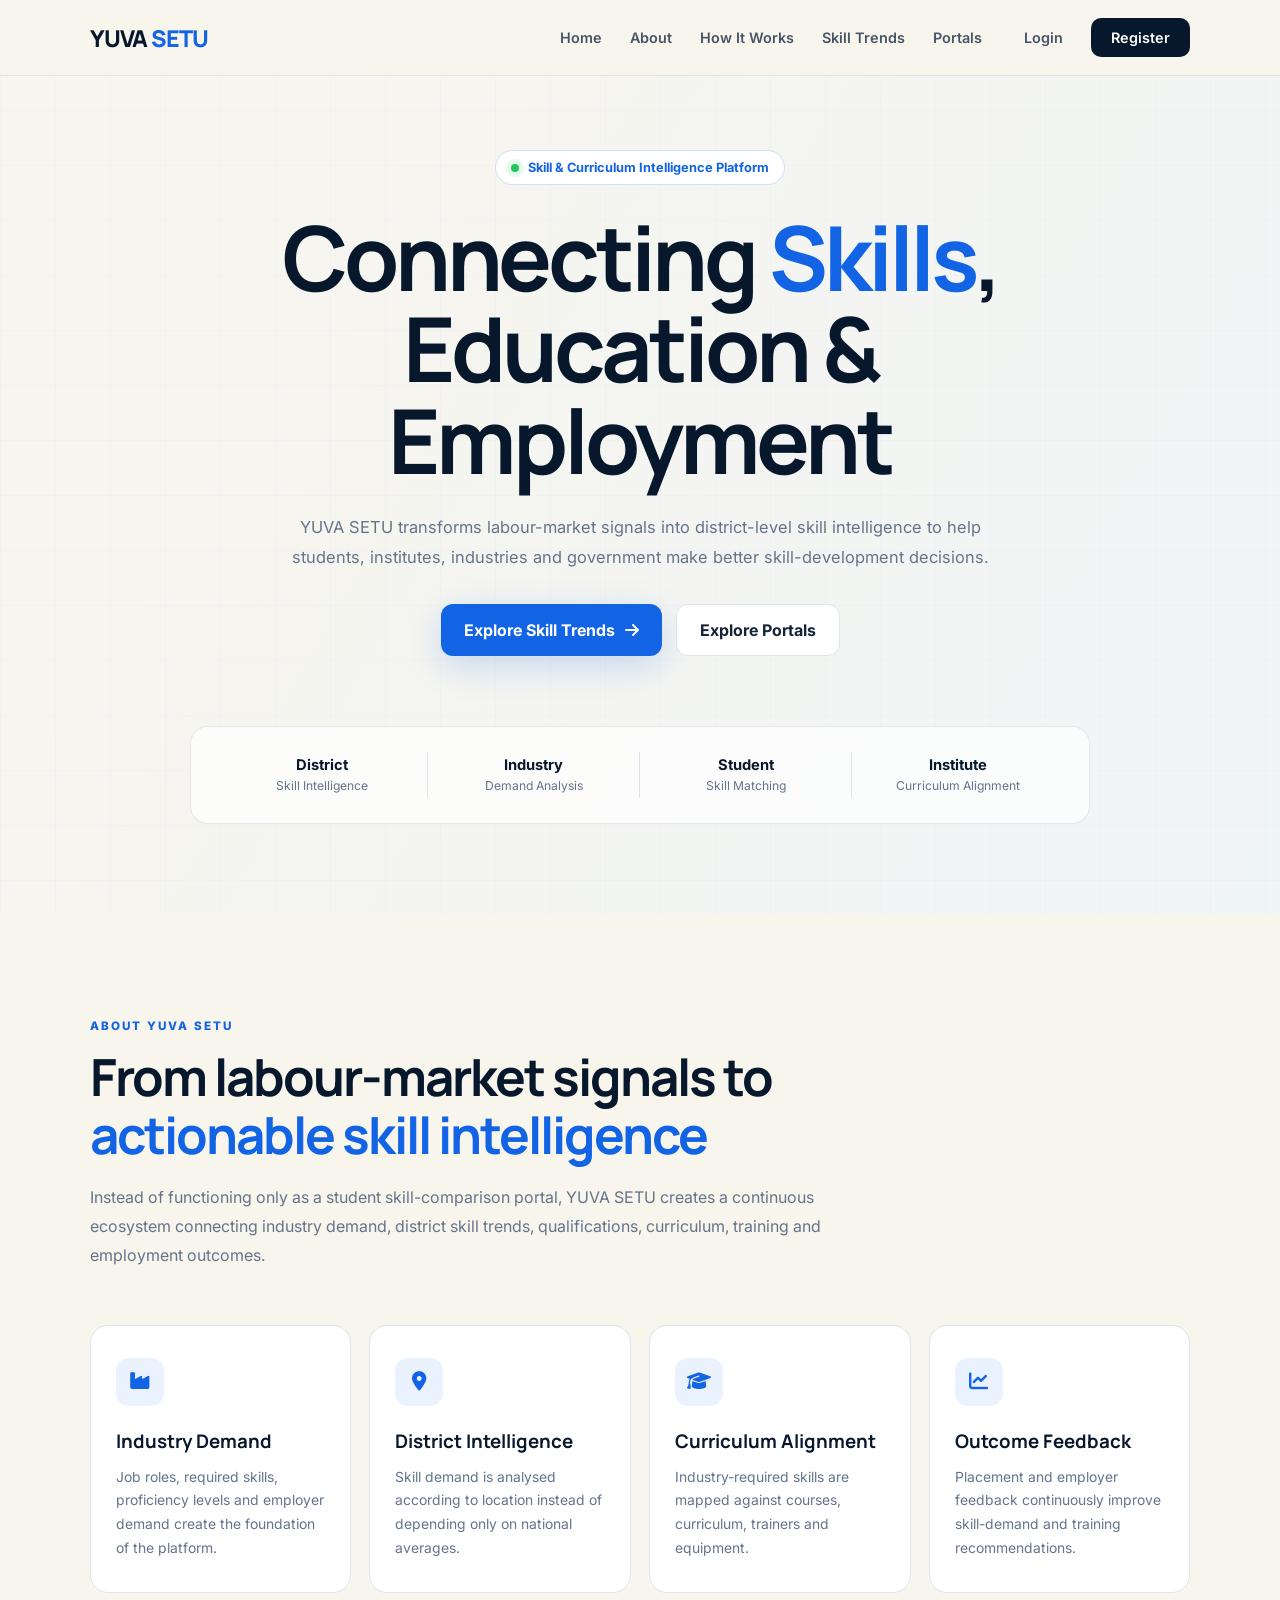
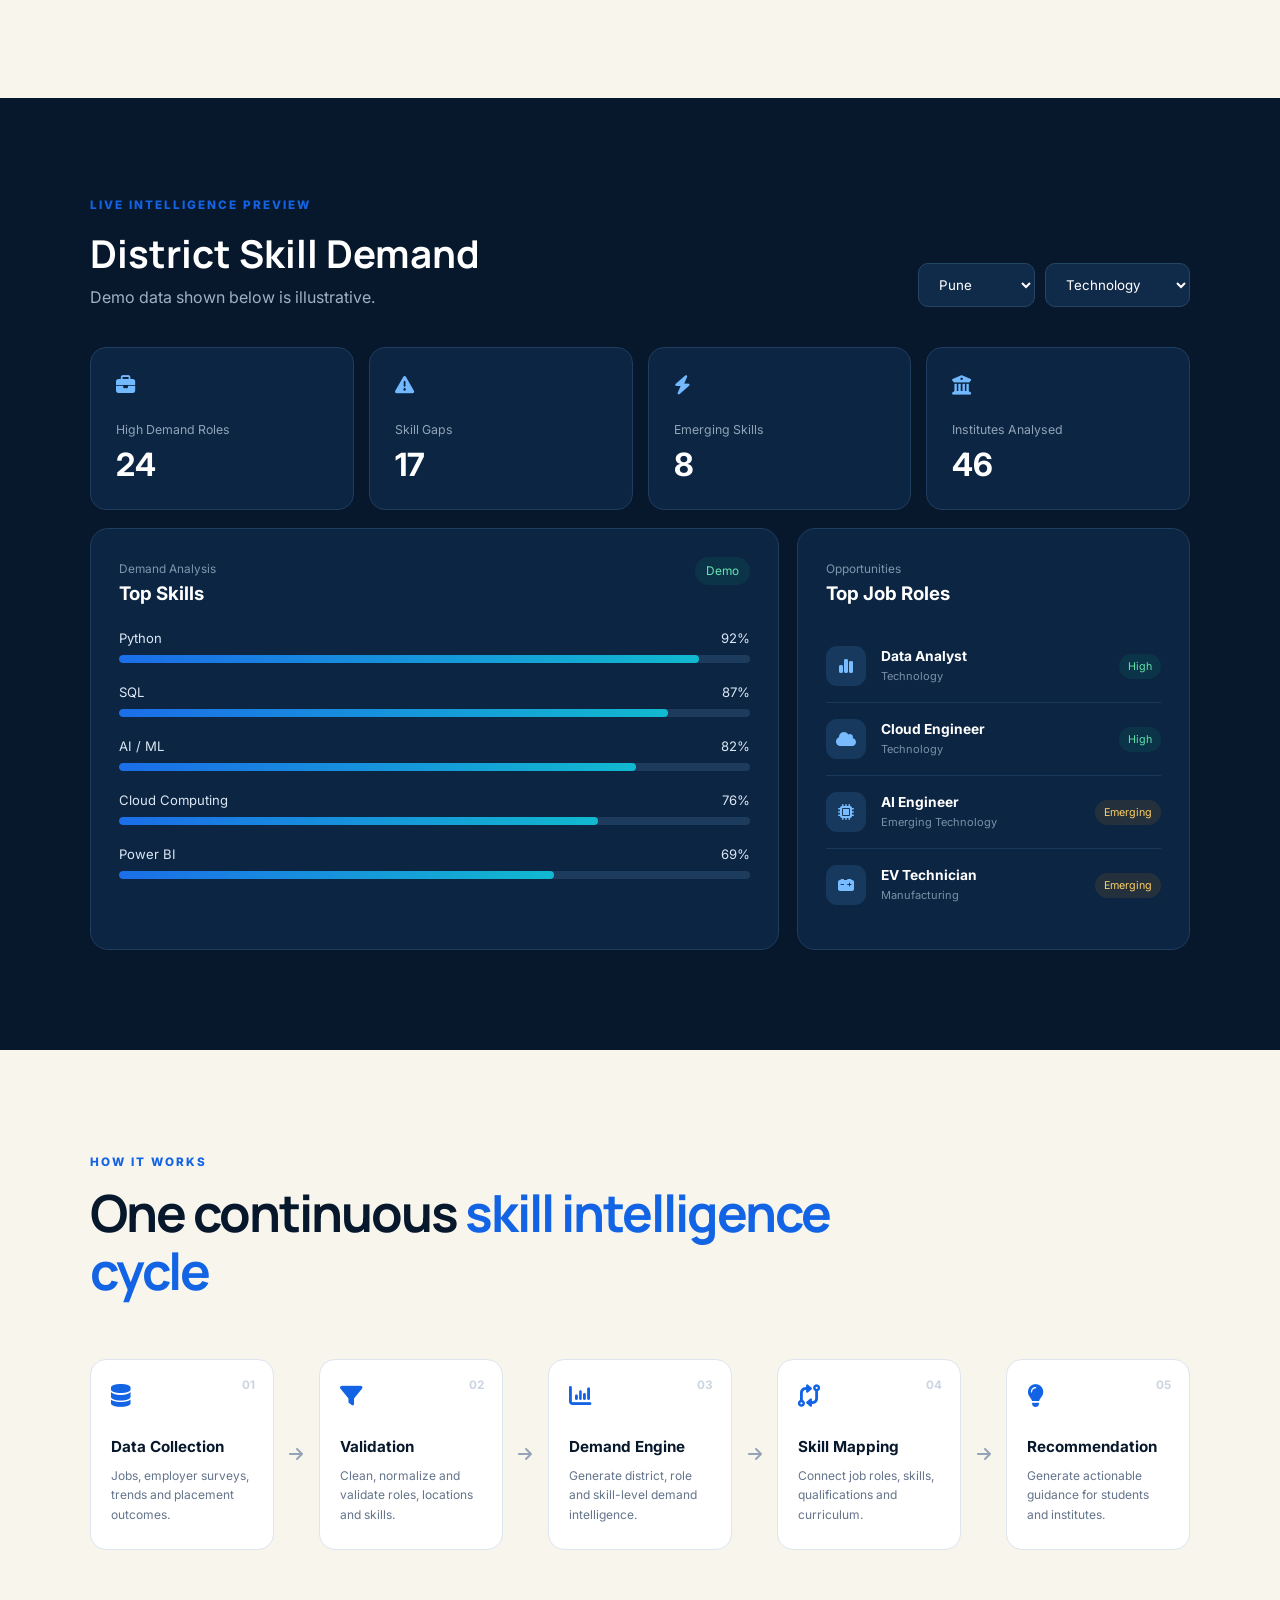
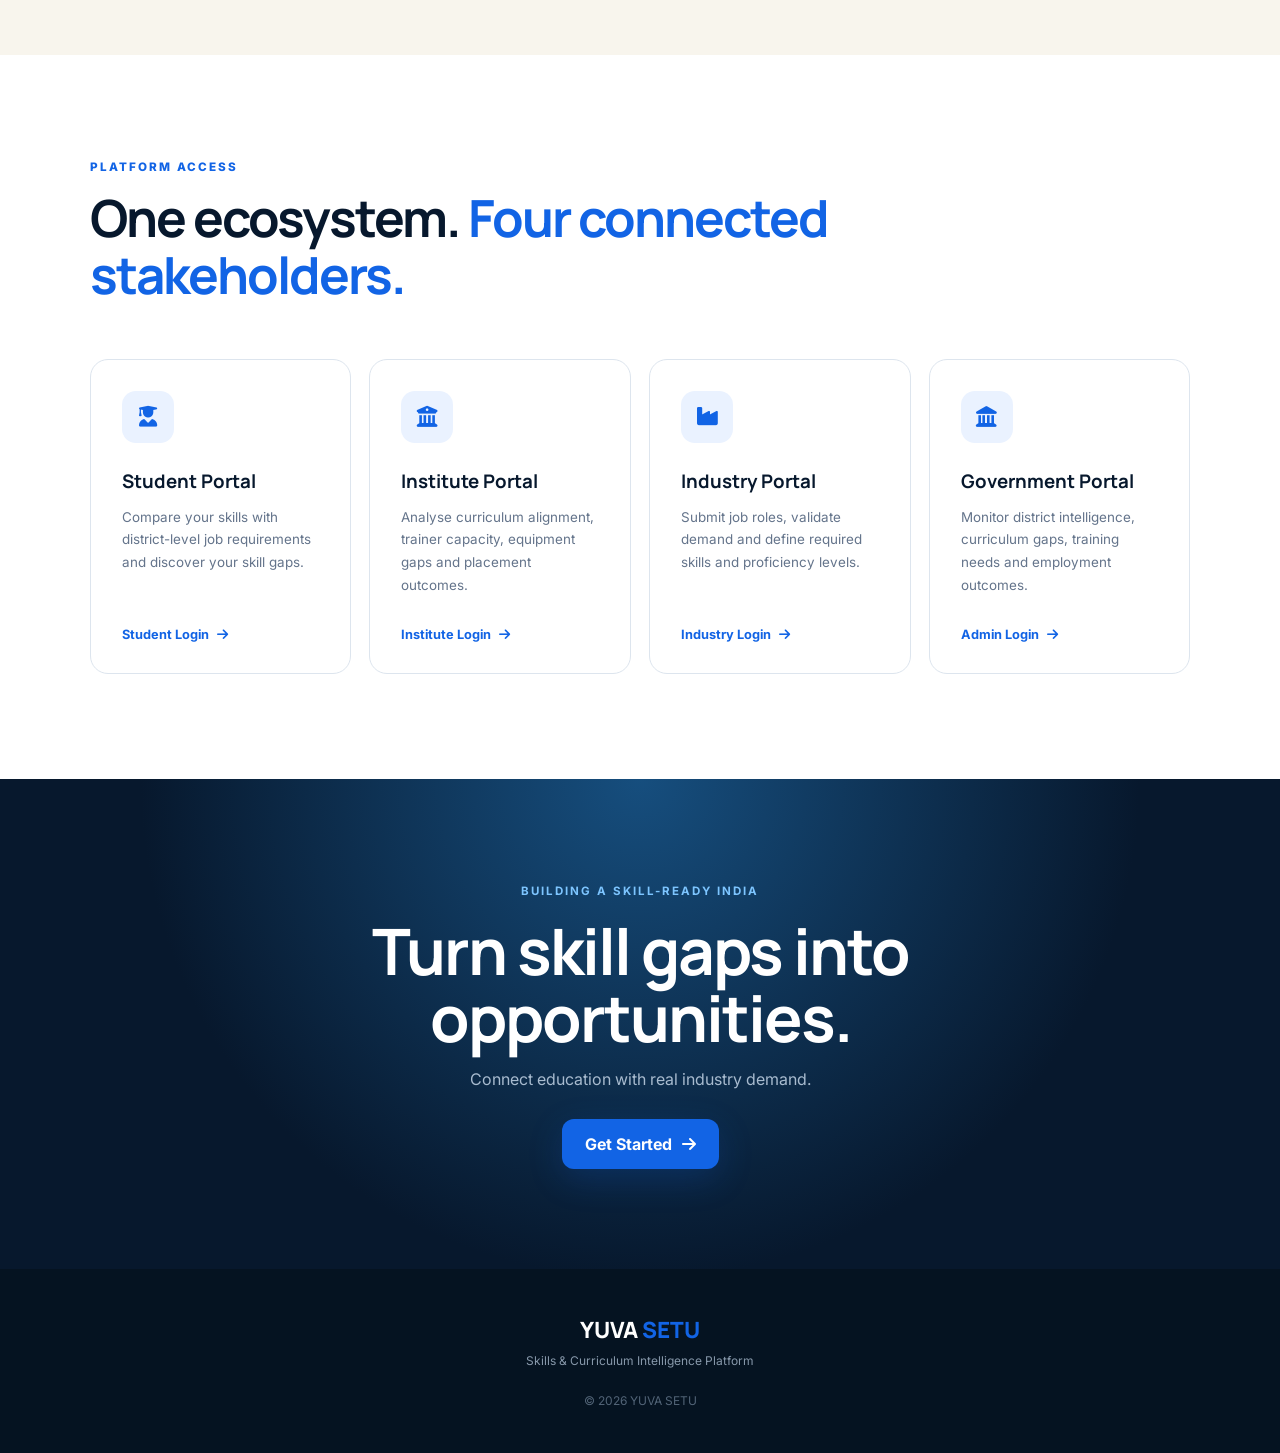
<file: index.html>
<!DOCTYPE html>
<html lang="en">
<head>
    <meta charset="UTF-8">

    <meta
        name="viewport"
        content="width=device-width, initial-scale=1.0"
    >

    <title>YUVA SETU | Skills & Curriculum Intelligence</title>

    <meta
        name="description"
        content="YUVA SETU connects industry demand, district skill intelligence, institutes and students."
    >

    <link rel="stylesheet" href="style.css">

    <link
        rel="stylesheet"
        href="https://cdnjs.cloudflare.com/ajax/libs/font-awesome/6.5.2/css/all.min.css"
    >
</head>

<body>

<!-- =========================
     NAVBAR
========================= -->

<nav class="navbar">

    <a href="index.html" class="brand">
        YUVA <span>SETU</span>
    </a>

    <div class="nav-links" id="navLinks">

        <a href="#home">Home</a>
        <a href="#about">About</a>
        <a href="#workflow">How It Works</a>
        <a href="#trends">Skill Trends</a>
        <a href="#portals">Portals</a>

        <a href="login.html" class="login-link">
            Login
        </a>

        <a href="register.html" class="nav-btn">
            Register
        </a>

    </div>

    <button
        class="menu-btn"
        id="menuBtn"
        aria-label="Open navigation menu"
    >
        <i class="fa-solid fa-bars"></i>
    </button>

</nav>


<!-- =========================
     HERO
========================= -->

<header class="hero" id="home">

    <div class="hero-glow hero-glow-one"></div>
    <div class="hero-glow hero-glow-two"></div>

    <div class="hero-content">

        <div class="hero-badge">
            <span></span>
            Skill & Curriculum Intelligence Platform
        </div>

        <h1>
            Connecting
            <span>Skills</span>,
            Education &
            Employment
        </h1>

        <p>
            YUVA SETU transforms labour-market signals into
            district-level skill intelligence to help students,
            institutes, industries and government make better
            skill-development decisions.
        </p>

        <div class="hero-buttons">

            <a href="#trends" class="primary-btn">
                Explore Skill Trends
                <i class="fa-solid fa-arrow-right"></i>
            </a>

            <a href="#portals" class="secondary-btn">
                Explore Portals
            </a>

        </div>


        <div class="hero-stats">

            <div>
                <strong>District</strong>
                <span>Skill Intelligence</span>
            </div>

            <div>
                <strong>Industry</strong>
                <span>Demand Analysis</span>
            </div>

            <div>
                <strong>Student</strong>
                <span>Skill Matching</span>
            </div>

            <div>
                <strong>Institute</strong>
                <span>Curriculum Alignment</span>
            </div>

        </div>

    </div>

</header>


<!-- =========================
     ABOUT
========================= -->

<section class="section" id="about">

    <div class="section-tag">
        About YUVA SETU
    </div>

    <h2 class="section-title">
        From labour-market signals to
        <span>actionable skill intelligence</span>
    </h2>

    <p class="section-description">
        Instead of functioning only as a student skill-comparison
        portal, YUVA SETU creates a continuous ecosystem connecting
        industry demand, district skill trends, qualifications,
        curriculum, training and employment outcomes.
    </p>


    <div class="about-grid">

        <article class="info-card">

            <div class="icon-box">
                <i class="fa-solid fa-industry"></i>
            </div>

            <h3>Industry Demand</h3>

            <p>
                Job roles, required skills, proficiency levels and
                employer demand create the foundation of the platform.
            </p>

        </article>


        <article class="info-card">

            <div class="icon-box">
                <i class="fa-solid fa-location-dot"></i>
            </div>

            <h3>District Intelligence</h3>

            <p>
                Skill demand is analysed according to location instead
                of depending only on national averages.
            </p>

        </article>


        <article class="info-card">

            <div class="icon-box">
                <i class="fa-solid fa-graduation-cap"></i>
            </div>

            <h3>Curriculum Alignment</h3>

            <p>
                Industry-required skills are mapped against courses,
                curriculum, trainers and equipment.
            </p>

        </article>


        <article class="info-card">

            <div class="icon-box">
                <i class="fa-solid fa-chart-line"></i>
            </div>

            <h3>Outcome Feedback</h3>

            <p>
                Placement and employer feedback continuously improve
                skill-demand and training recommendations.
            </p>

        </article>

    </div>

</section>


<!-- =========================
     DISTRICT DASHBOARD
========================= -->

<section class="dashboard-section" id="trends">

    <div class="dashboard-container">

        <div class="dashboard-heading">

            <div>
                <div class="section-tag">
                    Live Intelligence Preview
                </div>

                <h2>
                    District Skill Demand
                </h2>

                <p>
                    Demo data shown below is illustrative.
                </p>
            </div>


            <div class="dashboard-filters">

                <select id="districtSelect">
                    <option value="pune">Pune</option>
                    <option value="jhansi">Jhansi</option>
                    <option value="gurugram">Gurugram</option>
                </select>

                <select id="sectorSelect">
                    <option value="technology">
                        Technology
                    </option>

                    <option value="manufacturing">
                        Manufacturing
                    </option>

                    <option value="agriculture">
                        Agriculture
                    </option>

                    <option value="healthcare">
                        Healthcare
                    </option>
                </select>

            </div>

        </div>


        <div class="metric-grid">

            <div class="metric-card">

                <div class="metric-icon">
                    <i class="fa-solid fa-briefcase"></i>
                </div>

                <span>High Demand Roles</span>

                <strong id="roleCount">
                    24
                </strong>

            </div>


            <div class="metric-card">

                <div class="metric-icon">
                    <i class="fa-solid fa-triangle-exclamation"></i>
                </div>

                <span>Skill Gaps</span>

                <strong id="gapCount">
                    17
                </strong>

            </div>


            <div class="metric-card">

                <div class="metric-icon">
                    <i class="fa-solid fa-bolt"></i>
                </div>

                <span>Emerging Skills</span>

                <strong id="emergingCount">
                    8
                </strong>

            </div>


            <div class="metric-card">

                <div class="metric-icon">
                    <i class="fa-solid fa-building-columns"></i>
                </div>

                <span>Institutes Analysed</span>

                <strong id="instituteCount">
                    46
                </strong>

            </div>

        </div>


        <div class="analytics-grid">

            <div class="chart-card">

                <div class="card-heading">

                    <div>
                        <span>Demand Analysis</span>
                        <h3>Top Skills</h3>
                    </div>

                    <span class="live-badge">
                        Demo
                    </span>

                </div>


                <div class="skill-chart">

                    <div class="skill-row">

                        <div class="skill-label">
                            <span>Python</span>
                            <span>92%</span>
                        </div>

                        <div class="bar">
                            <div
                                class="bar-value"
                                style="--value:92%"
                            ></div>
                        </div>

                    </div>


                    <div class="skill-row">

                        <div class="skill-label">
                            <span>SQL</span>
                            <span>87%</span>
                        </div>

                        <div class="bar">
                            <div
                                class="bar-value"
                                style="--value:87%"
                            ></div>
                        </div>

                    </div>


                    <div class="skill-row">

                        <div class="skill-label">
                            <span>AI / ML</span>
                            <span>82%</span>
                        </div>

                        <div class="bar">
                            <div
                                class="bar-value"
                                style="--value:82%"
                            ></div>
                        </div>

                    </div>


                    <div class="skill-row">

                        <div class="skill-label">
                            <span>Cloud Computing</span>
                            <span>76%</span>
                        </div>

                        <div class="bar">
                            <div
                                class="bar-value"
                                style="--value:76%"
                            ></div>
                        </div>

                    </div>


                    <div class="skill-row">

                        <div class="skill-label">
                            <span>Power BI</span>
                            <span>69%</span>
                        </div>

                        <div class="bar">
                            <div
                                class="bar-value"
                                style="--value:69%"
                            ></div>
                        </div>

                    </div>

                </div>

            </div>


            <div class="roles-card">

                <div class="card-heading">

                    <div>
                        <span>Opportunities</span>
                        <h3>Top Job Roles</h3>
                    </div>

                </div>


                <div class="role-item">

                    <div class="role-icon">
                        <i class="fa-solid fa-chart-simple"></i>
                    </div>

                    <div>
                        <strong>Data Analyst</strong>
                        <span>Technology</span>
                    </div>

                    <div class="demand high">
                        High
                    </div>

                </div>


                <div class="role-item">

                    <div class="role-icon">
                        <i class="fa-solid fa-cloud"></i>
                    </div>

                    <div>
                        <strong>Cloud Engineer</strong>
                        <span>Technology</span>
                    </div>

                    <div class="demand high">
                        High
                    </div>

                </div>


                <div class="role-item">

                    <div class="role-icon">
                        <i class="fa-solid fa-microchip"></i>
                    </div>

                    <div>
                        <strong>AI Engineer</strong>
                        <span>Emerging Technology</span>
                    </div>

                    <div class="demand emerging">
                        Emerging
                    </div>

                </div>


                <div class="role-item">

                    <div class="role-icon">
                        <i class="fa-solid fa-car-battery"></i>
                    </div>

                    <div>
                        <strong>EV Technician</strong>
                        <span>Manufacturing</span>
                    </div>

                    <div class="demand emerging">
                        Emerging
                    </div>

                </div>

            </div>

        </div>

    </div>

</section>


<!-- =========================
     WORKFLOW
========================= -->

<section class="section workflow-section" id="workflow">

    <div class="section-tag">
        How It Works
    </div>

    <h2 class="section-title">
        One continuous
        <span>skill intelligence cycle</span>
    </h2>


    <div class="workflow">

        <div class="flow-card">
            <span>01</span>
            <i class="fa-solid fa-database"></i>
            <h3>Data Collection</h3>
            <p>
                Jobs, employer surveys, trends and placement outcomes.
            </p>
        </div>

        <div class="flow-arrow">
            <i class="fa-solid fa-arrow-right"></i>
        </div>


        <div class="flow-card">
            <span>02</span>
            <i class="fa-solid fa-filter"></i>
            <h3>Validation</h3>
            <p>
                Clean, normalize and validate roles, locations and skills.
            </p>
        </div>

        <div class="flow-arrow">
            <i class="fa-solid fa-arrow-right"></i>
        </div>


        <div class="flow-card">
            <span>03</span>
            <i class="fa-solid fa-chart-column"></i>
            <h3>Demand Engine</h3>
            <p>
                Generate district, role and skill-level demand intelligence.
            </p>
        </div>

        <div class="flow-arrow">
            <i class="fa-solid fa-arrow-right"></i>
        </div>


        <div class="flow-card">
            <span>04</span>
            <i class="fa-solid fa-code-compare"></i>
            <h3>Skill Mapping</h3>
            <p>
                Connect job roles, skills, qualifications and curriculum.
            </p>
        </div>

        <div class="flow-arrow">
            <i class="fa-solid fa-arrow-right"></i>
        </div>


        <div class="flow-card">
            <span>05</span>
            <i class="fa-solid fa-lightbulb"></i>
            <h3>Recommendation</h3>
            <p>
                Generate actionable guidance for students and institutes.
            </p>
        </div>

    </div>

</section>


<!-- =========================
     PORTALS
========================= -->

<section class="portal-section" id="portals">

    <div class="portal-container">

        <div class="section-tag">
            Platform Access
        </div>

        <h2 class="section-title">
            One ecosystem.
            <span>Four connected stakeholders.</span>
        </h2>


        <div class="portal-grid">

            <a
                href="student/login.html"
                class="portal-card student-card"
            >

                <div class="portal-icon">
                    <i class="fa-solid fa-user-graduate"></i>
                </div>

                <h3>Student Portal</h3>

                <p>
                    Compare your skills with district-level job
                    requirements and discover your skill gaps.
                </p>

                <span>
                    Student Login
                    <i class="fa-solid fa-arrow-right"></i>
                </span>

            </a>


            <a
                href="institute/login.html"
                class="portal-card"
            >

                <div class="portal-icon">
                    <i class="fa-solid fa-building-columns"></i>
                </div>

                <h3>Institute Portal</h3>

                <p>
                    Analyse curriculum alignment, trainer capacity,
                    equipment gaps and placement outcomes.
                </p>

                <span>
                    Institute Login
                    <i class="fa-solid fa-arrow-right"></i>
                </span>

            </a>


            <a
                href="industry/login.html"
                class="portal-card"
            >

                <div class="portal-icon">
                    <i class="fa-solid fa-industry"></i>
                </div>

                <h3>Industry Portal</h3>

                <p>
                    Submit job roles, validate demand and define
                    required skills and proficiency levels.
                </p>

                <span>
                    Industry Login
                    <i class="fa-solid fa-arrow-right"></i>
                </span>

            </a>


            <a
                href="admin/login.html"
                class="portal-card"
            >

                <div class="portal-icon">
                    <i class="fa-solid fa-landmark"></i>
                </div>

                <h3>Government Portal</h3>

                <p>
                    Monitor district intelligence, curriculum gaps,
                    training needs and employment outcomes.
                </p>

                <span>
                    Admin Login
                    <i class="fa-solid fa-arrow-right"></i>
                </span>

            </a>

        </div>

    </div>

</section>


<!-- =========================
     CTA
========================= -->

<section class="cta">

    <div>

        <span>
            BUILDING A SKILL-READY INDIA
        </span>

        <h2>
            Turn skill gaps into
            opportunities.
        </h2>

        <p>
            Connect education with real industry demand.
        </p>

        <a href="register.html" class="primary-btn">
            Get Started
            <i class="fa-solid fa-arrow-right"></i>
        </a>

    </div>

</section>


<!-- =========================
     FOOTER
========================= -->

<footer>

    <div class="footer-brand">
        YUVA <span>SETU</span>
    </div>

    <p>
        Skills & Curriculum Intelligence Platform
    </p>

    <p class="copyright">
        © 2026 YUVA SETU
    </p>

</footer>


<script src="script.js"></script>

</body>
</html>
</file>
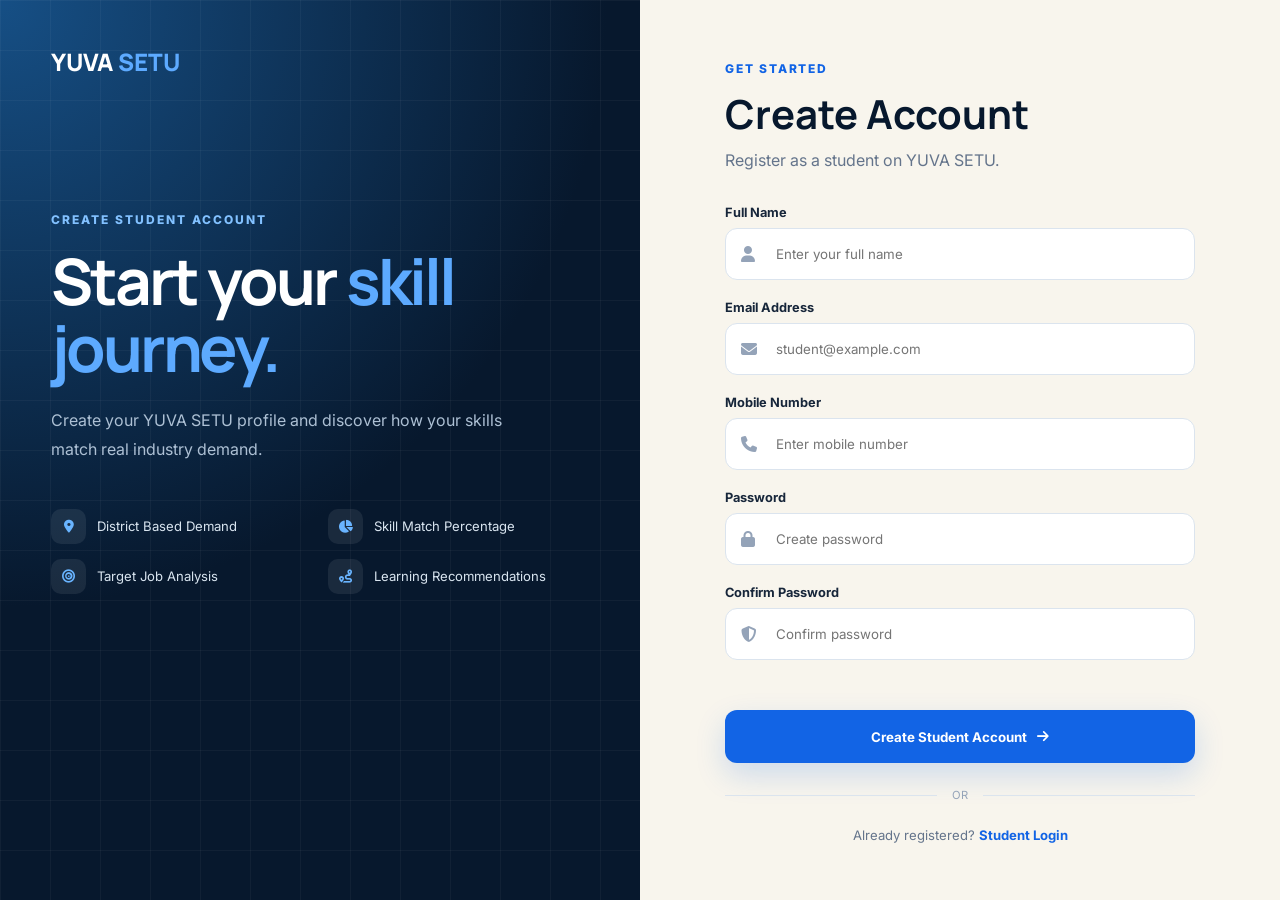
<file: student/dashboard.html>
<!DOCTYPE html>
<html lang="en">

<head>
    <meta charset="UTF-8">

    <meta
        name="viewport"
        content="width=device-width, initial-scale=1.0"
    >

    <title>Student Dashboard | YUVA SETU</title>

    <link rel="stylesheet" href="student.css">

    <link
        rel="stylesheet"
        href="https://cdnjs.cloudflare.com/ajax/libs/font-awesome/6.5.2/css/all.min.css"
    >
</head>


<body class="dashboard-body">


<!-- =========================
     TOP NAVBAR
========================= -->

<nav class="student-nav">

    <a href="../index.html" class="student-brand">
        YUVA <span>SETU</span>
    </a>

    <div class="student-nav-right">

        <span class="portal-label">
            Student Portal
        </span>

        <button
            class="logout-btn"
            id="logoutBtn"
        >
            <i class="fa-solid fa-right-from-bracket"></i>
            Logout
        </button>

    </div>

</nav>


<div class="student-dashboard-layout">


    <!-- =========================
         SIDEBAR
    ========================= -->

    <aside class="student-sidebar">

        <div class="sidebar-profile">

            <div class="sidebar-avatar">
                <i class="fa-solid fa-user-graduate"></i>
            </div>

            <div>

                <strong id="dashboardStudentName">
                    Student
                </strong>

                <span id="dashboardStudentBranch">
                    Student Profile
                </span>

            </div>

        </div>


        <nav class="sidebar-menu">

            <a
                href="dashboard.html"
                class="sidebar-link active"
            >
                <i class="fa-solid fa-house"></i>
                Dashboard
            </a>


            <a
                href="profile.html"
                class="sidebar-link"
            >
                <i class="fa-solid fa-user"></i>
                My Profile
            </a>


            <a
                href="skills.html"
                class="sidebar-link"
            >
                <i class="fa-solid fa-layer-group"></i>
                My Skills
            </a>


            <a
                href="target-job.html"
                class="sidebar-link"
            >
                <i class="fa-solid fa-bullseye"></i>
                Target Job
            </a>


            <a
                href="skill-gap.html"
                class="sidebar-link"
            >
                <i class="fa-solid fa-code-compare"></i>
                Skill Gap
            </a>


            <a
                href="learning-path.html"
                class="sidebar-link"
            >
                <i class="fa-solid fa-route"></i>
                Learning Path
            </a>

        </nav>

    </aside>



    <!-- =========================
         MAIN DASHBOARD
    ========================= -->

    <main class="student-dashboard-main">


        <!-- WELCOME -->

        <section class="dashboard-welcome">

            <div>

                <span class="dashboard-eyebrow">
                    STUDENT DASHBOARD
                </span>

                <h1>
                    Hello,
                    <span id="welcomeStudentName">
                        Student
                    </span>
                    👋
                </h1>

                <p>
                    Track your skills, explore district demand
                    and improve your job readiness.
                </p>

            </div>


            <a
                href="profile.html"
                class="edit-profile-btn"
            >
                <i class="fa-solid fa-pen"></i>
                Edit Profile
            </a>

        </section>



        <!-- PROFILE STATUS -->

        <section class="profile-status-card">

            <div class="status-icon">
                <i class="fa-solid fa-circle-check"></i>
            </div>

            <div>

                <strong>
                    Profile Completed
                </strong>

                <p>
                    Your academic and location details
                    are ready for skill matching.
                </p>

            </div>

            <span>
                Completed
            </span>

        </section>



        <!-- METRIC CARDS -->

        <section class="student-metrics">


            <article class="student-metric-card">

                <div class="student-metric-top">

                    <div class="student-metric-icon">
                        <i class="fa-solid fa-bullseye"></i>
                    </div>

                    <span>
                        Target Role
                    </span>

                </div>

                <strong id="dashboardTargetRole">
                    Not Selected
                </strong>

                <a href="target-job.html">
                    Choose Role
                    <i class="fa-solid fa-arrow-right"></i>
                </a>

            </article>



            <article class="student-metric-card">

                <div class="student-metric-top">

                    <div class="student-metric-icon">
                        <i class="fa-solid fa-location-dot"></i>
                    </div>

                    <span>
                        Preferred District
                    </span>

                </div>

                <strong id="dashboardDistrict">
                    Not Selected
                </strong>

                <a href="profile.html">
                    Update Location
                    <i class="fa-solid fa-arrow-right"></i>
                </a>

            </article>



            <article class="student-metric-card">

                <div class="student-metric-top">

                    <div class="student-metric-icon">
                        <i class="fa-solid fa-chart-pie"></i>
                    </div>

                    <span>
                        Job Readiness
                    </span>

                </div>

                <strong id="dashboardMatchScore">
                    --
                </strong>

                <span class="metric-note">
                    Complete skill matching
                </span>

            </article>



            <article class="student-metric-card">

                <div class="student-metric-top">

                    <div class="student-metric-icon">
                        <i class="fa-solid fa-layer-group"></i>
                    </div>

                    <span>
                        My Skills
                    </span>

                </div>

                <strong id="dashboardSkillCount">
                    0
                </strong>

                <a href="skills.html">
                    Add Skills
                    <i class="fa-solid fa-arrow-right"></i>
                </a>

            </article>

        </section>



        <!-- MAIN DASHBOARD GRID -->

        <section class="student-dashboard-grid">


            <!-- READINESS CARD -->

            <article class="student-panel readiness-panel">

                <div class="student-panel-heading">

                    <div>

                        <span>
                            MATCHING ENGINE
                        </span>

                        <h2>
                            Job Readiness
                        </h2>

                    </div>


                    <div class="engine-badge">
                        AI-Enabled
                    </div>

                </div>


                <div class="readiness-content">


                    <div class="readiness-circle">

                        <div>

                            <strong id="readinessCircleScore">
                                --
                            </strong>

                            <span>
                                Match
                            </span>

                        </div>

                    </div>


                    <div class="readiness-details">

                        <h3 id="readinessMessage">
                            Complete your skill profile
                        </h3>

                        <p>
                            Add your current skills and select
                            a target role to calculate your
                            weighted job-readiness score.
                        </p>


                        <div class="readiness-actions">

                            <a
                                href="skills.html"
                                class="dashboard-primary-btn"
                            >
                                Add My Skills
                            </a>

                            <a
                                href="target-job.html"
                                class="dashboard-secondary-btn"
                            >
                                Choose Target Job
                            </a>

                        </div>

                    </div>

                </div>

            </article>



            <!-- STUDENT PROFILE SUMMARY -->

            <article class="student-panel">

                <div class="student-panel-heading">

                    <div>

                        <span>
                            PROFILE
                        </span>

                        <h2>
                            Academic Details
                        </h2>

                    </div>

                </div>


                <div class="dashboard-detail-list">


                    <div>

                        <span>
                            Course
                        </span>

                        <strong id="dashboardCourse">
                            --
                        </strong>

                    </div>


                    <div>

                        <span>
                            Branch
                        </span>

                        <strong id="dashboardBranch">
                            --
                        </strong>

                    </div>


                    <div>

                        <span>
                            Current Year
                        </span>

                        <strong id="dashboardYear">
                            --
                        </strong>

                    </div>


                    <div>

                        <span>
                            State
                        </span>

                        <strong id="dashboardState">
                            --
                        </strong>

                    </div>


                    <div>

                        <span>
                            District
                        </span>

                        <strong id="dashboardDistrictDetail">
                            --
                        </strong>

                    </div>


                </div>

            </article>

        </section>



        <!-- NEXT ACTIONS -->

        <section class="next-actions-section">

            <div class="student-panel-heading">

                <div>

                    <span>
                        NEXT STEPS
                    </span>

                    <h2>
                        Complete Your Skill Analysis
                    </h2>

                </div>

            </div>


            <div class="next-action-grid">


                <a
                    href="skills.html"
                    class="next-action-card"
                >

                    <span>
                        01
                    </span>

                    <i class="fa-solid fa-layer-group"></i>

                    <h3>
                        Add Current Skills
                    </h3>

                    <p>
                        Tell YUVA SETU what skills
                        you already know.
                    </p>

                </a>



                <a
                    href="target-job.html"
                    class="next-action-card"
                >

                    <span>
                        02
                    </span>

                    <i class="fa-solid fa-bullseye"></i>

                    <h3>
                        Choose Target Job
                    </h3>

                    <p>
                        Select the job role you
                        want to prepare for.
                    </p>

                </a>



                <div class="next-action-card locked-action">

                    <span>
                        03
                    </span>

                    <i class="fa-solid fa-code-compare"></i>

                    <h3>
                        Run Skill Match
                    </h3>

                    <p>
                        Compare your skills with
                        industry requirements.
                    </p>

                </div>



                <div class="next-action-card locked-action">

                    <span>
                        04
                    </span>

                    <i class="fa-solid fa-route"></i>

                    <h3>
                        Learning Path
                    </h3>

                    <p>
                        Get recommended skills
                        based on identified gaps.
                    </p>

                </div>


            </div>

        </section>


        <!-- DISTRICT INTELLIGENCE PREVIEW -->

        <section class="student-panel district-preview">

            <div class="student-panel-heading">

                <div>

                    <span>
                        DISTRICT INTELLIGENCE
                    </span>

                    <h2>
                        Local Skill Demand
                    </h2>

                </div>

                <div
                    class="district-pill"
                    id="districtPill"
                >
                    District
                </div>

            </div>


            <div class="district-preview-empty">

                <div>
                    <i class="fa-solid fa-chart-column"></i>
                </div>

                <h3>
                    District demand analysis
                </h3>

                <p>
                    Skill-demand charts will appear here
                    after we connect the district demand engine.
                </p>

            </div>

        </section>


    </main>

</div>


<script src="student.js"></script>

</body>

</html>
</file>
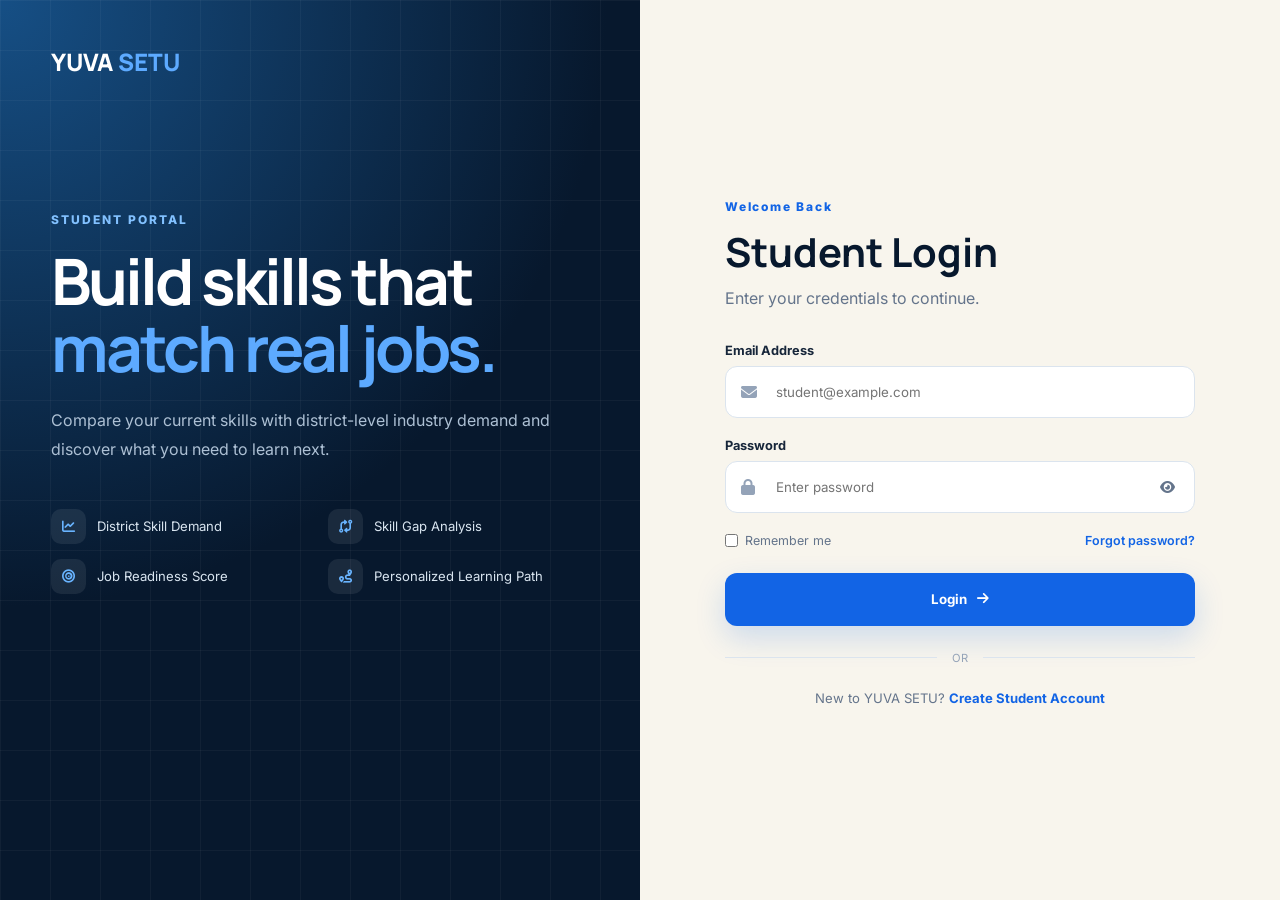
<file: student/login.html>
<!DOCTYPE html>
<html lang="en">
<head>
    <meta charset="UTF-8">
    <meta name="viewport" content="width=device-width, initial-scale=1.0">

    <title>Student Login | YUVA SETU</title>

    <link rel="stylesheet" href="student.css">

    <link
        rel="stylesheet"
        href="https://cdnjs.cloudflare.com/ajax/libs/font-awesome/6.5.2/css/all.min.css"
    >
</head>

<body>

<div class="auth-page">

    <div class="auth-left">

        <a href="../index.html" class="logo">
            YUVA <span>SETU</span>
        </a>

        <div class="left-content">

            <span class="tag">
                STUDENT PORTAL
            </span>

            <h1>
                Build skills that
                <span>match real jobs.</span>
            </h1>

            <p>
                Compare your current skills with district-level
                industry demand and discover what you need to learn next.
            </p>

            <div class="features">

                <div>
                    <i class="fa-solid fa-chart-line"></i>
                    District Skill Demand
                </div>

                <div>
                    <i class="fa-solid fa-code-compare"></i>
                    Skill Gap Analysis
                </div>

                <div>
                    <i class="fa-solid fa-bullseye"></i>
                    Job Readiness Score
                </div>

                <div>
                    <i class="fa-solid fa-route"></i>
                    Personalized Learning Path
                </div>

            </div>

        </div>

    </div>


    <div class="auth-right">

        <div class="form-card">

            <div class="form-heading">
                <span>Welcome Back</span>

                <h2>Student Login</h2>

                <p>
                    Enter your credentials to continue.
                </p>
            </div>


            <form id="loginForm">

                <div class="input-group">

                    <label>Email Address</label>

                    <div class="input-box">
                        <i class="fa-solid fa-envelope"></i>

                        <input
                            type="email"
                            id="loginEmail"
                            placeholder="student@example.com"
                            required
                        >
                    </div>

                </div>


                <div class="input-group">

                    <label>Password</label>

                    <div class="input-box">
                        <i class="fa-solid fa-lock"></i>

                        <input
                            type="password"
                            id="loginPassword"
                            placeholder="Enter password"
                            required
                        >

                        <button
                            type="button"
                            class="password-btn"
                            id="passwordBtn"
                        >
                            <i class="fa-solid fa-eye"></i>
                        </button>

                    </div>

                </div>


                <div class="form-options">

                    <label class="remember">
                        <input type="checkbox">
                        Remember me
                    </label>

                    <a href="#">
                        Forgot password?
                    </a>

                </div>


                <button
                    type="submit"
                    class="submit-btn"
                >
                    Login

                    <i class="fa-solid fa-arrow-right"></i>
                </button>


                <div class="divider">
                    <span>OR</span>
                </div>


                <p class="register-text">
                    New to YUVA SETU?

                    <a href="register.html">
                        Create Student Account
                    </a>
                </p>

            </form>

        </div>

    </div>

</div>


<script src="student.js"></script>

</body>
</html>
</file>
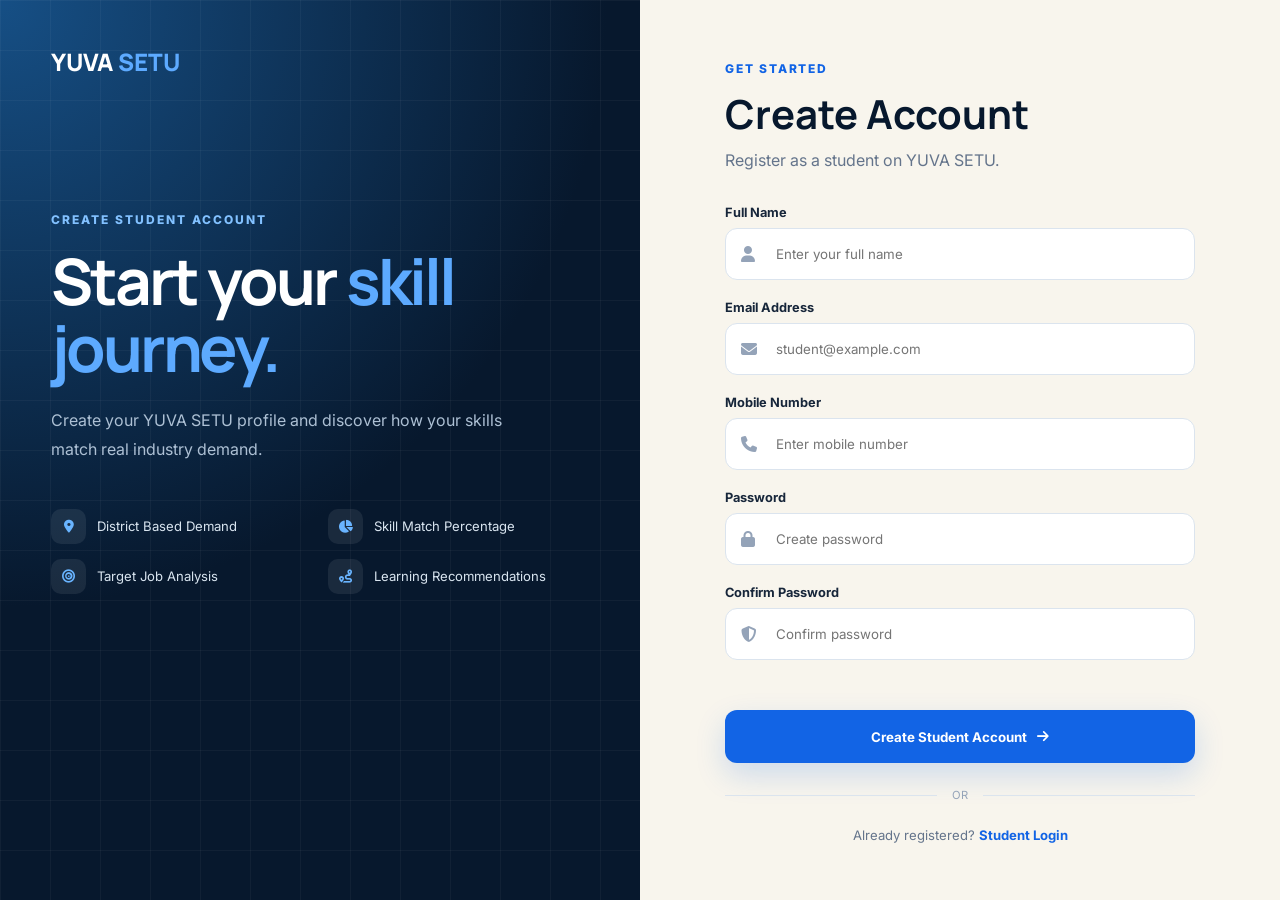
<file: student/profile.html>
<!DOCTYPE html>
<html lang="en">

<head>
    <meta charset="UTF-8">

    <meta
        name="viewport"
        content="width=device-width, initial-scale=1.0"
    >

    <title>Complete Profile | YUVA SETU</title>

    <link rel="stylesheet" href="student.css">

    <link
        rel="stylesheet"
        href="https://cdnjs.cloudflare.com/ajax/libs/font-awesome/6.5.2/css/all.min.css"
    >
</head>


<body class="profile-body">


<!-- =========================
     TOP NAVBAR
========================= -->

<nav class="student-nav">

    <a href="../index.html" class="student-brand">
        YUVA <span>SETU</span>
    </a>

    <div class="student-nav-right">

        <span class="portal-label">
            Student Portal
        </span>

        <button
            class="logout-btn"
            id="logoutBtn"
        >
            <i class="fa-solid fa-right-from-bracket"></i>
            Logout
        </button>

    </div>

</nav>


<!-- =========================
     PROFILE PAGE
========================= -->

<main class="profile-page">

    <div class="profile-header">

        <div>

            <span class="profile-tag">
                STUDENT ONBOARDING
            </span>

            <h1>
                Complete Your
                <span>Profile</span>
            </h1>

            <p>
                Tell us about your education and preferred
                location so YUVA SETU can generate
                district-specific skill recommendations.
            </p>

        </div>


        <div class="profile-progress">

            <div class="progress-number">
                01
            </div>

            <div>
                <strong>
                    Profile Setup
                </strong>

                <span>
                    Step 1 of 4
                </span>
            </div>

        </div>

    </div>


    <div class="profile-layout">


        <!-- LEFT INFO CARD -->

        <aside class="profile-summary">

            <div class="profile-avatar">

                <i class="fa-solid fa-user-graduate"></i>

            </div>


            <h3 id="summaryName">
                Student
            </h3>

            <p id="summaryEmail">
                student@example.com
            </p>


            <div class="journey-list">

                <div class="journey active">

                    <span>
                        1
                    </span>

                    <div>
                        <strong>
                            Profile
                        </strong>

                        <small>
                            Education & location
                        </small>
                    </div>

                </div>


                <div class="journey">

                    <span>
                        2
                    </span>

                    <div>
                        <strong>
                            Skills
                        </strong>

                        <small>
                            Current skill set
                        </small>
                    </div>

                </div>


                <div class="journey">

                    <span>
                        3
                    </span>

                    <div>
                        <strong>
                            Target Job
                        </strong>

                        <small>
                            Career preference
                        </small>
                    </div>

                </div>


                <div class="journey">

                    <span>
                        4
                    </span>

                    <div>
                        <strong>
                            Skill Match
                        </strong>

                        <small>
                            Readiness analysis
                        </small>
                    </div>

                </div>

            </div>

        </aside>



        <!-- FORM -->

        <section class="profile-form-card">

            <div class="profile-card-heading">

                <span>
                    PERSONAL & ACADEMIC DETAILS
                </span>

                <h2>
                    Student Information
                </h2>

            </div>


            <form id="profileForm">


                <!-- NAME -->

                <div class="profile-grid">

                    <div class="profile-field">

                        <label>
                            Full Name
                        </label>

                        <div class="profile-input">

                            <i class="fa-solid fa-user"></i>

                            <input
                                type="text"
                                id="profileName"
                                required
                            >

                        </div>

                    </div>


                    <!-- PHONE -->

                    <div class="profile-field">

                        <label>
                            Mobile Number
                        </label>

                        <div class="profile-input">

                            <i class="fa-solid fa-phone"></i>

                            <input
                                type="tel"
                                id="profilePhone"
                                required
                            >

                        </div>

                    </div>

                </div>



                <!-- EMAIL -->

                <div class="profile-field">

                    <label>
                        Email Address
                    </label>

                    <div class="profile-input">

                        <i class="fa-solid fa-envelope"></i>

                        <input
                            type="email"
                            id="profileEmail"
                            readonly
                        >

                    </div>

                </div>



                <!-- EDUCATION / COURSE -->

                <div class="profile-grid">

                    <div class="profile-field">

                        <label>
                            Education Level
                        </label>

                        <div class="profile-input">

                            <i class="fa-solid fa-graduation-cap"></i>

                            <select
                                id="educationLevel"
                                required
                            >

                                <option value="">
                                    Select Education
                                </option>

                                <option value="Diploma">
                                    Diploma
                                </option>

                                <option value="Undergraduate">
                                    Undergraduate
                                </option>

                                <option value="Postgraduate">
                                    Postgraduate
                                </option>

                                <option value="ITI">
                                    ITI
                                </option>

                                <option value="Other">
                                    Other
                                </option>

                            </select>

                        </div>

                    </div>


                    <div class="profile-field">

                        <label>
                            Course
                        </label>

                        <div class="profile-input">

                            <i class="fa-solid fa-book-open"></i>

                            <select
                                id="course"
                                required
                            >

                                <option value="">
                                    Select Course
                                </option>

                                <option value="B.Tech">
                                    B.Tech
                                </option>

                                <option value="BCA">
                                    BCA
                                </option>

                                <option value="B.Sc">
                                    B.Sc
                                </option>

                                <option value="BBA">
                                    BBA
                                </option>

                                <option value="Diploma">
                                    Diploma
                                </option>

                                <option value="ITI">
                                    ITI
                                </option>

                                <option value="Other">
                                    Other
                                </option>

                            </select>

                        </div>

                    </div>

                </div>



                <!-- BRANCH / YEAR -->

                <div class="profile-grid">

                    <div class="profile-field">

                        <label>
                            Branch / Specialization
                        </label>

                        <div class="profile-input">

                            <i class="fa-solid fa-code-branch"></i>

                            <select
                                id="branch"
                                required
                            >

                                <option value="">
                                    Select Branch
                                </option>

                                <option value="Computer Science">
                                    Computer Science
                                </option>

                                <option value="Electronics & Instrumentation">
                                    Electronics & Instrumentation
                                </option>

                                <option value="Electronics & Communication">
                                    Electronics & Communication
                                </option>

                                <option value="Mechanical Engineering">
                                    Mechanical Engineering
                                </option>

                                <option value="Electrical Engineering">
                                    Electrical Engineering
                                </option>

                                <option value="Civil Engineering">
                                    Civil Engineering
                                </option>

                                <option value="Biotechnology">
                                    Biotechnology
                                </option>

                                <option value="Biomedical">
                                    Biomedical
                                </option>

                                <option value="Food Technology">
                                    Food Technology
                                </option>

                                <option value="Other">
                                    Other
                                </option>

                            </select>

                        </div>

                    </div>


                    <div class="profile-field">

                        <label>
                            Current Year
                        </label>

                        <div class="profile-input">

                            <i class="fa-solid fa-calendar"></i>

                            <select
                                id="studyYear"
                                required
                            >

                                <option value="">
                                    Select Year
                                </option>

                                <option value="1st Year">
                                    1st Year
                                </option>

                                <option value="2nd Year">
                                    2nd Year
                                </option>

                                <option value="3rd Year">
                                    3rd Year
                                </option>

                                <option value="4th Year">
                                    4th Year
                                </option>

                                <option value="Passed Out">
                                    Passed Out
                                </option>

                            </select>

                        </div>

                    </div>

                </div>



                <!-- STATE / DISTRICT -->

                <div class="profile-grid">

                    <div class="profile-field">

                        <label>
                            Preferred State
                        </label>

                        <div class="profile-input">

                            <i class="fa-solid fa-map"></i>

                            <select
                                id="state"
                                required
                            >

                                <option value="">
                                    Select State
                                </option>

                                <option value="Uttar Pradesh">
                                    Uttar Pradesh
                                </option>

                                <option value="Maharashtra">
                                    Maharashtra
                                </option>

                                <option value="Haryana">
                                    Haryana
                                </option>

                                <option value="Delhi">
                                    Delhi
                                </option>

                                <option value="Punjab">
                                    Punjab
                                </option>

                                <option value="Karnataka">
                                    Karnataka
                                </option>

                                <option value="Other">
                                    Other
                                </option>

                            </select>

                        </div>

                    </div>


                    <div class="profile-field">

                        <label>
                            Preferred District
                        </label>

                        <div class="profile-input">

                            <i class="fa-solid fa-location-dot"></i>

                            <select
                                id="district"
                                required
                            >

                                <option value="">
                                    Select District
                                </option>

                                <option value="Jhansi">
                                    Jhansi
                                </option>

                                <option value="Lucknow">
                                    Lucknow
                                </option>

                                <option value="Kanpur">
                                    Kanpur
                                </option>

                                <option value="Noida">
                                    Noida
                                </option>

                                <option value="Gurugram">
                                    Gurugram
                                </option>

                                <option value="Pune">
                                    Pune
                                </option>

                                <option value="Bengaluru">
                                    Bengaluru
                                </option>

                                <option value="Other">
                                    Other
                                </option>

                            </select>

                        </div>

                    </div>

                </div>


                <div
                    id="profileMessage"
                    class="form-message"
                ></div>


                <div class="profile-action">

                    <button
                        type="submit"
                        class="profile-save-btn"
                    >

                        Save & Continue

                        <i class="fa-solid fa-arrow-right"></i>

                    </button>

                </div>


            </form>

        </section>

    </div>

</main>


<script src="student.js"></script>

</body>
</html>
</file>
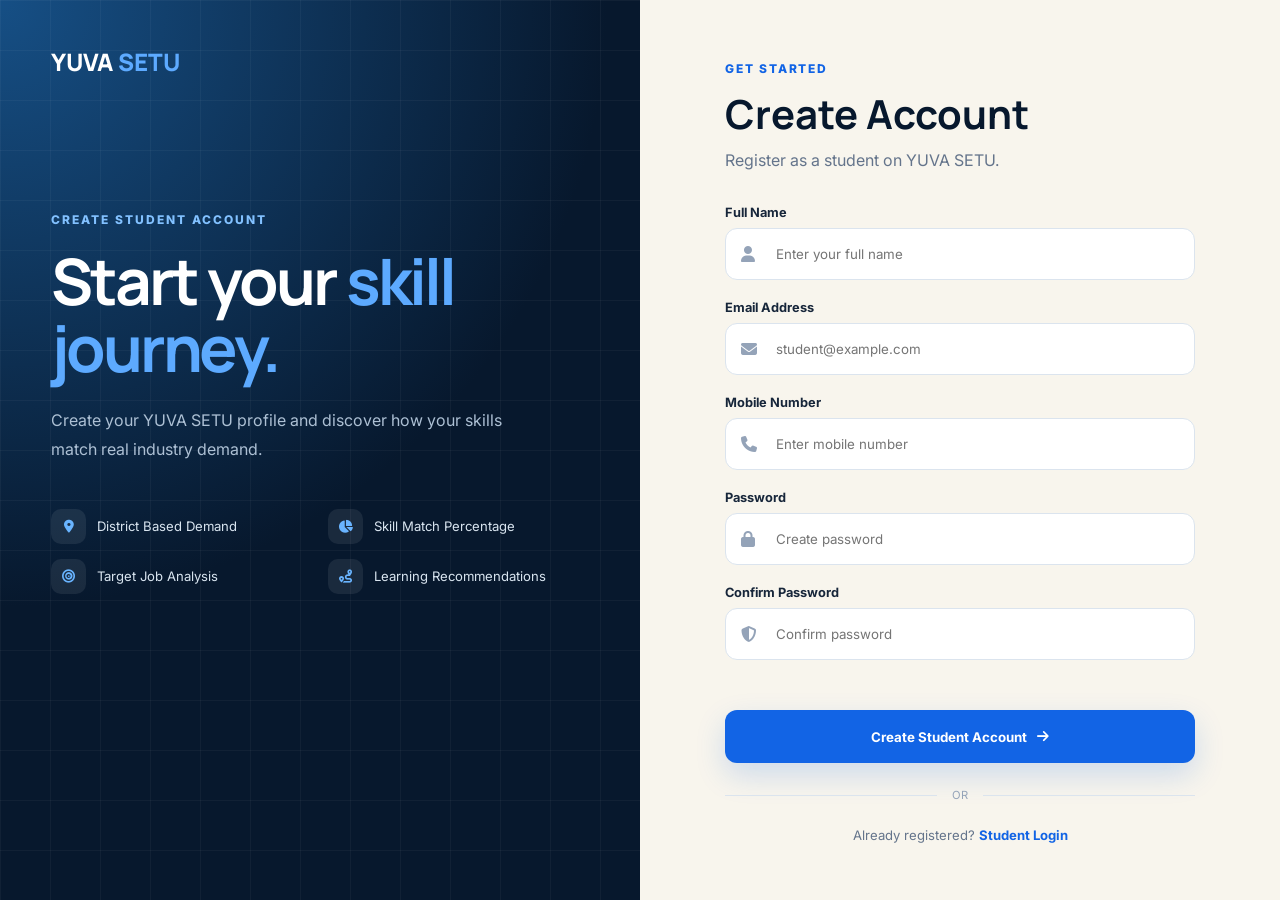
<file: student/register.html>
<!DOCTYPE html>
<html lang="en">
<head>
    <meta charset="UTF-8">
    <meta name="viewport" content="width=device-width, initial-scale=1.0">

    <title>Student Registration | YUVA SETU</title>

    <link rel="stylesheet" href="student.css">

    <link
        rel="stylesheet"
        href="https://cdnjs.cloudflare.com/ajax/libs/font-awesome/6.5.2/css/all.min.css"
    >
</head>

<body>

<div class="auth-page">

    <!-- LEFT SIDE -->

    <div class="auth-left">

        <a href="../index.html" class="logo">
            YUVA <span>SETU</span>
        </a>

        <div class="left-content">

            <span class="tag">
                CREATE STUDENT ACCOUNT
            </span>

            <h1>
                Start your
                <span>skill journey.</span>
            </h1>

            <p>
                Create your YUVA SETU profile and discover how
                your skills match real industry demand.
            </p>


            <div class="features">

                <div>
                    <i class="fa-solid fa-location-dot"></i>
                    District Based Demand
                </div>

                <div>
                    <i class="fa-solid fa-chart-pie"></i>
                    Skill Match Percentage
                </div>

                <div>
                    <i class="fa-solid fa-bullseye"></i>
                    Target Job Analysis
                </div>

                <div>
                    <i class="fa-solid fa-route"></i>
                    Learning Recommendations
                </div>

            </div>

        </div>

    </div>


    <!-- RIGHT SIDE -->

    <div class="auth-right">

        <div class="form-card">

            <div class="form-heading">

                <span>
                    GET STARTED
                </span>

                <h2>
                    Create Account
                </h2>

                <p>
                    Register as a student on YUVA SETU.
                </p>

            </div>


            <form id="registerForm">

                <!-- NAME -->

                <div class="input-group">

                    <label>
                        Full Name
                    </label>

                    <div class="input-box">

                        <i class="fa-solid fa-user"></i>

                        <input
                            type="text"
                            id="registerName"
                            placeholder="Enter your full name"
                            required
                        >

                    </div>

                </div>


                <!-- EMAIL -->

                <div class="input-group">

                    <label>
                        Email Address
                    </label>

                    <div class="input-box">

                        <i class="fa-solid fa-envelope"></i>

                        <input
                            type="email"
                            id="registerEmail"
                            placeholder="student@example.com"
                            required
                        >

                    </div>

                </div>


                <!-- PHONE -->

                <div class="input-group">

                    <label>
                        Mobile Number
                    </label>

                    <div class="input-box">

                        <i class="fa-solid fa-phone"></i>

                        <input
                            type="tel"
                            id="registerPhone"
                            placeholder="Enter mobile number"
                            required
                        >

                    </div>

                </div>


                <!-- PASSWORD -->

                <div class="input-group">

                    <label>
                        Password
                    </label>

                    <div class="input-box">

                        <i class="fa-solid fa-lock"></i>

                        <input
                            type="password"
                            id="registerPassword"
                            placeholder="Create password"
                            required
                        >

                    </div>

                </div>


                <!-- CONFIRM -->

                <div class="input-group">

                    <label>
                        Confirm Password
                    </label>

                    <div class="input-box">

                        <i class="fa-solid fa-shield-halved"></i>

                        <input
                            type="password"
                            id="confirmPassword"
                            placeholder="Confirm password"
                            required
                        >

                    </div>

                </div>


                <div
                    id="registerMessage"
                    class="form-message"
                ></div>


                <button
                    type="submit"
                    class="submit-btn"
                >

                    Create Student Account

                    <i class="fa-solid fa-arrow-right"></i>

                </button>


                <div class="divider">
                    <span>OR</span>
                </div>


                <p class="register-text">

                    Already registered?

                    <a href="login.html">
                        Student Login
                    </a>

                </p>

            </form>

        </div>

    </div>

</div>


<script src="student.js"></script>

</body>
</html>
</file>
<file: style.css>
@import url('https://fonts.googleapis.com/css2?family=Inter:wght@400;500;600;700;800&family=Manrope:wght@500;600;700;800&display=swap');

*{
    margin:0;
    padding:0;
    box-sizing:border-box;
}

:root{
    --navy:#07182d;
    --navy-light:#0d2745;
    --blue:#1264e5;
    --cyan:#00a9c7;
    --cream:#f8f5ed;
    --white:#ffffff;
    --text:#152438;
    --muted:#64748b;
    --border:#dde5ee;
}

html{
    scroll-behavior:smooth;
}

body{
    font-family:"Inter",sans-serif;
    background:var(--cream);
    color:var(--text);
    overflow-x:hidden;
}

a{
    text-decoration:none;
    color:inherit;
}

button,
select{
    font-family:inherit;
}

/* NAVBAR */

.navbar{
    width:100%;
    height:76px;
    padding:0 7%;
    display:flex;
    align-items:center;
    justify-content:space-between;
    background:rgba(248,245,237,.92);
    backdrop-filter:blur(16px);
    border-bottom:1px solid rgba(7,24,45,.08);
    position:fixed;
    top:0;
    left:0;
    z-index:1000;
}

.brand{
    font-family:"Manrope",sans-serif;
    font-weight:800;
    font-size:1.45rem;
    letter-spacing:-1px;
    color:var(--navy);
}

.brand span,
.footer-brand span{
    color:var(--blue);
}

.nav-links{
    display:flex;
    align-items:center;
    gap:28px;
}

.nav-links a{
    font-size:.9rem;
    font-weight:600;
    color:#475569;
    transition:.25s;
}

.nav-links a:hover{
    color:var(--blue);
}

.login-link{
    margin-left:14px;
}

.nav-btn{
    background:var(--navy);
    color:white !important;
    padding:11px 20px;
    border-radius:10px;
}

.menu-btn{
    display:none;
    background:none;
    border:none;
    font-size:1.4rem;
    color:var(--navy);
}


/* HERO */

.hero{
    min-height:760px;
    padding:150px 7% 90px;
    display:flex;
    align-items:center;
    position:relative;
    overflow:hidden;
    background:
        linear-gradient(
            120deg,
            #f8f5ed 10%,
            #f0f5f7 100%
        );
}

.hero::before{
    content:"";
    position:absolute;
    inset:0;
    opacity:.15;
    background-image:
        linear-gradient(
            rgba(18,100,229,.15) 1px,
            transparent 1px
        ),
        linear-gradient(
            90deg,
            rgba(18,100,229,.15) 1px,
            transparent 1px
        );
    background-size:55px 55px;
}

.hero-content{
    max-width:900px;
    margin:auto;
    text-align:center;
    position:relative;
    z-index:2;
}

.hero-badge{
    display:inline-flex;
    align-items:center;
    gap:9px;
    padding:9px 15px;
    border:1px solid rgba(18,100,229,.2);
    border-radius:50px;
    background:white;
    color:var(--blue);
    font-size:.8rem;
    font-weight:700;
    margin-bottom:26px;
}

.hero-badge span{
    width:8px;
    height:8px;
    background:#22c55e;
    border-radius:50%;
    box-shadow:0 0 0 5px rgba(34,197,94,.12);
}

.hero h1{
    font-family:"Manrope",sans-serif;
    color:var(--navy);
    font-size:clamp(3rem,7vw,5.7rem);
    line-height:1.02;
    letter-spacing:-4px;
    max-width:1000px;
    margin:auto;
}

.hero h1 span{
    color:var(--blue);
}

.hero > .hero-content > p{
    max-width:720px;
    margin:28px auto;
    line-height:1.8;
    color:var(--muted);
    font-size:1.03rem;
}

.hero-buttons{
    display:flex;
    justify-content:center;
    gap:14px;
    margin-top:32px;
}

.primary-btn,
.secondary-btn{
    display:inline-flex;
    align-items:center;
    gap:10px;
    padding:15px 23px;
    border-radius:12px;
    font-weight:700;
    transition:.25s;
}

.primary-btn{
    background:var(--blue);
    color:white;
    box-shadow:0 10px 35px rgba(18,100,229,.2);
}

.primary-btn:hover{
    transform:translateY(-3px);
}

.secondary-btn{
    background:white;
    border:1px solid var(--border);
}

.hero-stats{
    margin-top:70px;
    background:rgba(255,255,255,.7);
    border:1px solid rgba(7,24,45,.09);
    backdrop-filter:blur(10px);
    border-radius:18px;
    display:grid;
    grid-template-columns:repeat(4,1fr);
    padding:25px;
}

.hero-stats div{
    padding:4px 20px;
    border-right:1px solid var(--border);
}

.hero-stats div:last-child{
    border:none;
}

.hero-stats strong{
    display:block;
    color:var(--navy);
    font-size:.92rem;
}

.hero-stats span{
    color:var(--muted);
    font-size:.76rem;
}


/* GLOBAL SECTIONS */

.section{
    padding:105px 7%;
}

.section-tag{
    color:var(--blue);
    text-transform:uppercase;
    font-size:.73rem;
    font-weight:800;
    letter-spacing:2px;
    margin-bottom:15px;
}

.section-title{
    max-width:760px;
    font-family:"Manrope",sans-serif;
    font-size:clamp(2rem,4vw,3.4rem);
    line-height:1.12;
    color:var(--navy);
    letter-spacing:-2px;
}

.section-title span{
    color:var(--blue);
}

.section-description{
    max-width:760px;
    color:var(--muted);
    line-height:1.8;
    margin-top:20px;
}

.about-grid{
    display:grid;
    grid-template-columns:repeat(4,1fr);
    gap:18px;
    margin-top:55px;
}

.info-card{
    background:white;
    padding:32px 25px;
    border:1px solid var(--border);
    border-radius:18px;
    transition:.3s;
}

.info-card:hover{
    transform:translateY(-7px);
    box-shadow:0 24px 50px rgba(15,23,42,.08);
}

.icon-box{
    width:48px;
    height:48px;
    display:grid;
    place-items:center;
    border-radius:13px;
    background:#eaf2ff;
    color:var(--blue);
    font-size:1.2rem;
}

.info-card h3{
    margin:22px 0 12px;
    color:var(--navy);
    font-family:"Manrope",sans-serif;
}

.info-card p{
    font-size:.87rem;
    line-height:1.7;
    color:var(--muted);
}


/* DASHBOARD */

.dashboard-section{
    background:var(--navy);
    padding:100px 7%;
}

.dashboard-container{
    max-width:1250px;
    margin:auto;
}

.dashboard-heading{
    display:flex;
    align-items:end;
    justify-content:space-between;
    gap:30px;
    margin-bottom:40px;
}

.dashboard-heading h2{
    color:white;
    font-family:"Manrope",sans-serif;
    font-size:2.4rem;
    margin-top:8px;
}

.dashboard-heading p{
    color:#9fb0c4;
    margin-top:7px;
}

.dashboard-filters{
    display:flex;
    gap:10px;
}

.dashboard-filters select{
    background:#102b4a;
    color:white;
    border:1px solid #254565;
    padding:12px 16px;
    border-radius:10px;
    outline:none;
}

.metric-grid{
    display:grid;
    grid-template-columns:repeat(4,1fr);
    gap:15px;
}

.metric-card{
    background:#0c2542;
    border:1px solid #1f3d5e;
    border-radius:16px;
    padding:25px;
}

.metric-icon{
    color:#72b9ff;
    font-size:1.2rem;
    margin-bottom:25px;
}

.metric-card span{
    display:block;
    color:#91a4b9;
    font-size:.77rem;
}

.metric-card strong{
    color:white;
    font-size:2rem;
    display:block;
    margin-top:8px;
}

.analytics-grid{
    display:grid;
    grid-template-columns:1.4fr .8fr;
    gap:18px;
    margin-top:18px;
}

.chart-card,
.roles-card{
    background:#0c2542;
    border:1px solid #1f3d5e;
    padding:28px;
    border-radius:18px;
}

.card-heading{
    display:flex;
    justify-content:space-between;
    margin-bottom:25px;
}

.card-heading span{
    color:#7f96ad;
    font-size:.74rem;
}

.card-heading h3{
    color:white;
    margin-top:5px;
}

.live-badge{
    color:#69e6b5 !important;
    background:rgba(16,185,129,.1);
    padding:7px 11px;
    border-radius:20px;
    height:max-content;
}

.skill-row{
    margin:21px 0;
}

.skill-label{
    display:flex;
    justify-content:space-between;
    color:#dbe7f4;
    font-size:.82rem;
    margin-bottom:9px;
}

.bar{
    height:8px;
    border-radius:30px;
    background:#1c3b5d;
    overflow:hidden;
}

.bar-value{
    width:var(--value);
    height:100%;
    background:linear-gradient(
        90deg,
        #1b6ee8,
        #11b9cf
    );
    border-radius:30px;
    animation:barGrow 1.2s ease;
}

@keyframes barGrow{
    from{
        width:0;
    }
}

.role-item{
    display:grid;
    grid-template-columns:42px 1fr auto;
    align-items:center;
    gap:13px;
    padding:16px 0;
    border-bottom:1px solid #1b3a5b;
}

.role-item:last-child{
    border:none;
}

.role-icon{
    width:40px;
    height:40px;
    display:grid;
    place-items:center;
    border-radius:11px;
    background:#17395d;
    color:#78bbff;
}

.role-item strong{
    display:block;
    color:white;
    font-size:.86rem;
}

.role-item span{
    color:#7990a7;
    font-size:.69rem;
}

.demand{
    font-size:.67rem;
    padding:6px 9px;
    border-radius:20px;
}

.demand.high{
    color:#5ee6ad;
    background:rgba(16,185,129,.1);
}

.demand.emerging{
    color:#ffd166;
    background:rgba(245,158,11,.1);
}


/* WORKFLOW */

.workflow-section{
    background:#f8f5ed;
}

.workflow{
    display:grid;
    grid-template-columns:
        1fr auto 1fr auto 1fr auto 1fr auto 1fr;
    align-items:stretch;
    margin-top:60px;
}

.flow-card{
    background:white;
    border:1px solid var(--border);
    border-radius:16px;
    padding:25px 20px;
    position:relative;
}

.flow-card > span{
    position:absolute;
    top:18px;
    right:18px;
    color:#cbd5e1;
    font-size:.73rem;
    font-weight:700;
}

.flow-card > i{
    font-size:1.4rem;
    color:var(--blue);
    margin-bottom:30px;
}

.flow-card h3{
    font-size:.95rem;
    color:var(--navy);
}

.flow-card p{
    color:var(--muted);
    line-height:1.6;
    font-size:.75rem;
    margin-top:10px;
}

.flow-arrow{
    width:45px;
    display:grid;
    place-items:center;
    color:#94a3b8;
}


/* PORTALS */

.portal-section{
    background:white;
    padding:105px 7%;
}

.portal-container{
    max-width:1250px;
    margin:auto;
}

.portal-grid{
    display:grid;
    grid-template-columns:repeat(4,1fr);
    gap:18px;
    margin-top:55px;
}

.portal-card{
    min-height:315px;
    border:1px solid var(--border);
    padding:31px;
    border-radius:18px;
    transition:.3s;
    display:flex;
    flex-direction:column;
}

.portal-card:hover{
    transform:translateY(-8px);
    box-shadow:0 25px 55px rgba(15,23,42,.09);
    border-color:#b8cef3;
}

.portal-icon{
    width:52px;
    height:52px;
    background:#eaf2ff;
    color:var(--blue);
    display:grid;
    place-items:center;
    border-radius:14px;
    font-size:1.3rem;
}

.portal-card h3{
    color:var(--navy);
    font-family:"Manrope",sans-serif;
    margin:25px 0 12px;
}

.portal-card p{
    color:var(--muted);
    font-size:.84rem;
    line-height:1.7;
}

.portal-card > span{
    color:var(--blue);
    font-size:.8rem;
    font-weight:700;
    margin-top:auto;
}

.portal-card > span i{
    margin-left:5px;
}


/* CTA */

.cta{
    padding:100px 7%;
    text-align:center;
    background:
        radial-gradient(
            circle at center top,
            #164e7e,
            #07182d 62%
        );
}

.cta > div{
    max-width:700px;
    margin:auto;
}

.cta > div > span{
    color:#7dc5ff;
    font-size:.72rem;
    letter-spacing:2px;
    font-weight:700;
}

.cta h2{
    color:white;
    font-family:"Manrope",sans-serif;
    font-size:clamp(2.5rem,5vw,4.2rem);
    line-height:1.05;
    letter-spacing:-2px;
    margin:18px 0;
}

.cta p{
    color:#a8bbcf;
    margin-bottom:30px;
}


/* FOOTER */

footer{
    background:#051321;
    color:#8798aa;
    text-align:center;
    padding:45px 20px;
}

.footer-brand{
    font-family:"Manrope",sans-serif;
    color:white;
    font-weight:800;
    font-size:1.4rem;
}

footer p{
    font-size:.75rem;
    margin-top:8px;
}

.copyright{
    margin-top:25px;
    color:#526477;
}


/* RESPONSIVE */

@media(max-width:1000px){

    .about-grid,
    .portal-grid,
    .metric-grid{
        grid-template-columns:repeat(2,1fr);
    }

    .analytics-grid{
        grid-template-columns:1fr;
    }

    .workflow{
        grid-template-columns:1fr 1fr;
        gap:15px;
    }

    .flow-arrow{
        display:none;
    }

}


@media(max-width:800px){

    .navbar{
        padding:0 5%;
    }

    .menu-btn{
        display:block;
    }

    .nav-links{
        position:absolute;
        top:76px;
        left:0;
        width:100%;
        background:white;
        padding:25px 5%;
        display:none;
        flex-direction:column;
        align-items:flex-start;
        border-bottom:1px solid var(--border);
    }

    .nav-links.active{
        display:flex;
    }

    .login-link{
        margin-left:0;
    }

    .hero{
        padding-left:5%;
        padding-right:5%;
    }

    .hero h1{
        letter-spacing:-2px;
    }

    .hero-stats{
        grid-template-columns:1fr 1fr;
    }

    .hero-stats div{
        border-right:none;
        padding:15px;
    }

    .dashboard-heading{
        align-items:flex-start;
        flex-direction:column;
    }

}


@media(max-width:600px){

    .section,
    .portal-section,
    .dashboard-section{
        padding:80px 5%;
    }

    .hero{
        padding-top:130px;
    }

    .hero-buttons{
        flex-direction:column;
    }

    .primary-btn,
    .secondary-btn{
        justify-content:center;
    }

    .hero-stats{
        grid-template-columns:1fr;
    }

    .about-grid,
    .portal-grid,
    .metric-grid,
    .workflow{
        grid-template-columns:1fr;
    }

    .dashboard-filters{
        width:100%;
        flex-direction:column;
    }

    .dashboard-filters select{
        width:100%;
    }

}
</file>
<file: student/student.css>
@import url('https://fonts.googleapis.com/css2?family=Inter:wght@400;500;600;700;800&family=Manrope:wght@600;700;800&display=swap');

*{
    margin:0;
    padding:0;
    box-sizing:border-box;
}

:root{
    --navy:#07182d;
    --blue:#1264e5;
    --cream:#f8f5ed;
    --white:#ffffff;
    --text:#17263a;
    --muted:#64748b;
    --border:#dbe4ee;
}

body{
    font-family:"Inter",sans-serif;
    background:var(--cream);
    color:var(--text);
}

a{
    text-decoration:none;
}

button,
input{
    font-family:inherit;
}

.auth-page{
    min-height:100vh;
    display:grid;
    grid-template-columns:1fr 1fr;
}


/* LEFT SIDE */

.auth-left{
    background:
        radial-gradient(
            circle at top left,
            #164f85,
            #07182d 55%
        );

    color:white;

    padding:45px 8%;

    position:relative;
    overflow:hidden;
}

.auth-left::before{
    content:"";
    position:absolute;
    inset:0;

    background-image:
        linear-gradient(
            rgba(255,255,255,.04) 1px,
            transparent 1px
        ),
        linear-gradient(
            90deg,
            rgba(255,255,255,.04) 1px,
            transparent 1px
        );

    background-size:50px 50px;
}

.logo{
    position:relative;
    z-index:2;

    color:white;

    font-family:"Manrope",sans-serif;
    font-size:1.5rem;
    font-weight:800;
}

.logo span{
    color:#5daaff;
}

.left-content{
    position:relative;
    z-index:2;

    max-width:560px;

    margin-top:130px;
}

.tag{
    display:inline-block;

    color:#82c1ff;

    font-size:.75rem;
    font-weight:800;
    letter-spacing:2px;

    margin-bottom:20px;
}

.left-content h1{
    font-family:"Manrope",sans-serif;

    font-size:clamp(2.5rem,5vw,4.5rem);

    line-height:1.05;

    letter-spacing:-3px;
}

.left-content h1 span{
    color:#5daaff;
}

.left-content p{
    color:#adc0d4;

    line-height:1.8;

    margin-top:25px;

    max-width:500px;
}

.features{
    display:grid;

    grid-template-columns:1fr 1fr;

    gap:15px;

    margin-top:45px;
}

.features div{
    display:flex;
    align-items:center;

    gap:11px;

    font-size:.82rem;

    color:#d9e5f0;
}

.features i{
    width:35px;
    height:35px;

    display:grid;
    place-items:center;

    background:rgba(255,255,255,.08);

    border-radius:10px;

    color:#69b4ff;
}


/* RIGHT SIDE */

.auth-right{
    display:flex;

    align-items:center;
    justify-content:center;

    padding:50px;
}

.form-card{
    width:100%;
    max-width:470px;
}

.form-heading span{
    color:var(--blue);

    font-size:.75rem;
    letter-spacing:1.8px;

    font-weight:800;
}

.form-heading h2{
    font-family:"Manrope",sans-serif;

    color:var(--navy);

    font-size:2.5rem;

    margin:9px 0;
}

.form-heading p{
    color:var(--muted);

    margin-bottom:35px;
}

.input-group{
    margin-bottom:20px;
}

.input-group label{
    display:block;

    font-size:.8rem;

    font-weight:700;

    margin-bottom:8px;
}

.input-box{
    position:relative;
}

.input-box > i{
    position:absolute;

    left:16px;
    top:50%;

    transform:translateY(-50%);

    color:#94a3b8;
}

.input-box input{
    width:100%;

    height:52px;

    border:1px solid var(--border);

    border-radius:12px;

    padding:0 50px;

    background:white;

    outline:none;

    transition:.25s;
}

.input-box input:focus{
    border-color:var(--blue);

    box-shadow:
        0 0 0 4px rgba(18,100,229,.08);
}

.password-btn{
    position:absolute;

    right:10px;
    top:50%;

    transform:translateY(-50%);

    border:none;

    background:none;

    cursor:pointer;

    color:#64748b;

    padding:10px;
}

.form-options{
    display:flex;

    justify-content:space-between;
    align-items:center;

    margin:12px 0 25px;

    font-size:.78rem;
}

.remember{
    display:flex;

    align-items:center;

    gap:7px;

    color:var(--muted);
}

.form-options a{
    color:var(--blue);

    font-weight:600;
}

.submit-btn{
    width:100%;

    height:53px;

    border:none;

    border-radius:12px;

    background:var(--blue);

    color:white;

    font-weight:700;

    cursor:pointer;

    display:flex;

    align-items:center;
    justify-content:center;

    gap:10px;

    transition:.25s;

    box-shadow:
        0 12px 30px rgba(18,100,229,.18);
}

.submit-btn:hover{
    transform:translateY(-2px);
}

.divider{
    display:flex;
    align-items:center;

    gap:15px;

    margin:25px 0;

    color:#94a3b8;

    font-size:.7rem;
}

.divider::before,
.divider::after{
    content:"";

    height:1px;

    flex:1;

    background:var(--border);
}

.register-text{
    text-align:center;

    color:var(--muted);

    font-size:.82rem;
}

.register-text a{
    color:var(--blue);

    font-weight:700;
}


/* MOBILE */

@media(max-width:900px){

    .auth-page{
        grid-template-columns:1fr;
    }

    .auth-left{
        min-height:430px;

        padding:35px 7%;
    }

    .left-content{
        margin-top:70px;
    }

}


@media(max-width:550px){

    .auth-right{
        padding:50px 6%;
    }

    .features{
        grid-template-columns:1fr;
    }

    .left-content h1{
        letter-spacing:-2px;
    }

}
.form-message{
    min-height:20px;
    margin:-5px 0 15px;
    font-size:.78rem;
    font-weight:600;
}

.form-message.error{
    color:#dc2626;
}

.form-message.success{
    color:#16a34a;
}
/* ==================================
   STUDENT PROFILE
================================== */

.profile-body{
    background:#f5f7fb;
    min-height:100vh;
}


.student-nav{
    min-height:72px;

    padding:0 6%;

    display:flex;
    align-items:center;
    justify-content:space-between;

    background:white;

    border-bottom:1px solid #e2e8f0;

    position:sticky;

    top:0;

    z-index:100;
}


.student-brand{
    font-family:"Manrope",sans-serif;

    font-weight:800;

    font-size:1.35rem;

    color:var(--navy);
}


.student-brand span{
    color:var(--blue);
}


.student-nav-right{
    display:flex;

    align-items:center;

    gap:18px;
}


.portal-label{
    color:#64748b;

    font-size:.78rem;

    font-weight:600;
}


.logout-btn{
    border:none;

    background:#eef4ff;

    color:var(--blue);

    padding:10px 14px;

    border-radius:9px;

    cursor:pointer;

    font-weight:700;
}


.profile-page{
    max-width:1250px;

    margin:auto;

    padding:60px 5%;
}


.profile-header{
    display:flex;

    justify-content:space-between;

    align-items:flex-end;

    gap:30px;

    margin-bottom:40px;
}


.profile-tag{
    color:var(--blue);

    font-size:.72rem;

    letter-spacing:1.7px;

    font-weight:800;
}


.profile-header h1{
    font-family:"Manrope",sans-serif;

    color:var(--navy);

    font-size:3rem;

    margin:8px 0;
}


.profile-header h1 span{
    color:var(--blue);
}


.profile-header p{
    max-width:650px;

    color:var(--muted);

    line-height:1.7;
}


.profile-progress{
    display:flex;

    align-items:center;

    gap:13px;

    background:white;

    border:1px solid var(--border);

    padding:14px 18px;

    border-radius:14px;
}


.progress-number{
    width:42px;

    height:42px;

    display:grid;

    place-items:center;

    background:#eaf2ff;

    color:var(--blue);

    border-radius:11px;

    font-weight:800;
}


.profile-progress strong,
.profile-progress span{
    display:block;
}


.profile-progress strong{
    color:var(--navy);

    font-size:.82rem;
}


.profile-progress span{
    color:var(--muted);

    font-size:.7rem;

    margin-top:3px;
}


.profile-layout{
    display:grid;

    grid-template-columns:280px 1fr;

    gap:22px;

    align-items:start;
}


/* SUMMARY */

.profile-summary{
    background:var(--navy);

    border-radius:19px;

    padding:30px 25px;

    color:white;

    position:sticky;

    top:95px;
}


.profile-avatar{
    width:65px;

    height:65px;

    display:grid;

    place-items:center;

    background:#173858;

    color:#69b4ff;

    font-size:1.5rem;

    border-radius:18px;

    margin-bottom:18px;
}


.profile-summary h3{
    font-family:"Manrope",sans-serif;

    font-size:1.25rem;
}


.profile-summary > p{
    color:#8fa7bf;

    font-size:.73rem;

    margin-top:5px;

    word-break:break-word;
}


.journey-list{
    margin-top:35px;
}


.journey{
    display:flex;

    gap:13px;

    padding:15px 0;

    opacity:.5;

    border-bottom:1px solid #183855;
}


.journey:last-child{
    border:none;
}


.journey.active{
    opacity:1;
}


.journey > span{
    width:32px;

    height:32px;

    flex-shrink:0;

    display:grid;

    place-items:center;

    background:#153653;

    border-radius:9px;

    color:#8abdf1;

    font-size:.73rem;

    font-weight:700;
}


.journey.active > span{
    background:var(--blue);

    color:white;
}


.journey strong,
.journey small{
    display:block;
}


.journey strong{
    font-size:.79rem;
}


.journey small{
    color:#8fa7bf;

    margin-top:3px;

    font-size:.67rem;
}


/* FORM CARD */

.profile-form-card{
    background:white;

    border:1px solid var(--border);

    border-radius:19px;

    padding:35px;

    box-shadow:0 12px 40px rgba(15,23,42,.04);
}


.profile-card-heading{
    padding-bottom:25px;

    margin-bottom:28px;

    border-bottom:1px solid #edf1f5;
}


.profile-card-heading span{
    color:var(--blue);

    font-size:.68rem;

    letter-spacing:1.5px;

    font-weight:800;
}


.profile-card-heading h2{
    color:var(--navy);

    font-family:"Manrope",sans-serif;

    margin-top:7px;

    font-size:1.65rem;
}


.profile-grid{
    display:grid;

    grid-template-columns:1fr 1fr;

    gap:18px;
}


.profile-field{
    margin-bottom:20px;
}


.profile-field label{
    display:block;

    color:#334155;

    font-size:.76rem;

    font-weight:700;

    margin-bottom:8px;
}


.profile-input{
    position:relative;
}


.profile-input > i{
    position:absolute;

    left:15px;

    top:50%;

    transform:translateY(-50%);

    color:#94a3b8;

    z-index:2;
}


.profile-input input,
.profile-input select{
    width:100%;

    height:52px;

    border:1px solid var(--border);

    border-radius:11px;

    background:#fff;

    outline:none;

    padding:0 16px 0 44px;

    color:#334155;

    font-family:inherit;

    transition:.2s;
}


.profile-input input:focus,
.profile-input select:focus{
    border-color:var(--blue);

    box-shadow:0 0 0 4px rgba(18,100,229,.07);
}


.profile-input input[readonly]{
    background:#f7f9fc;

    color:#64748b;
}


.profile-action{
    display:flex;

    justify-content:flex-end;

    margin-top:15px;
}


.profile-save-btn{
    border:none;

    background:var(--blue);

    color:white;

    min-height:52px;

    padding:0 25px;

    border-radius:11px;

    display:flex;

    align-items:center;

    justify-content:center;

    gap:11px;

    cursor:pointer;

    font-weight:700;

    box-shadow:0 10px 25px rgba(18,100,229,.18);

    transition:.2s;
}


.profile-save-btn:hover{
    transform:translateY(-2px);
}


@media(max-width:900px){

    .profile-layout{
        grid-template-columns:1fr;
    }

    .profile-summary{
        position:static;
    }

    .journey-list{
        display:grid;

        grid-template-columns:1fr 1fr;

        gap:10px;
    }

}


@media(max-width:650px){

    .student-nav{
        padding:0 4%;
    }

    .portal-label{
        display:none;
    }

    .profile-page{
        padding:40px 4%;
    }

    .profile-header{
        align-items:flex-start;

        flex-direction:column;
    }

    .profile-header h1{
        font-size:2.3rem;
    }

    .profile-grid{
        grid-template-columns:1fr;
    }

    .profile-form-card{
        padding:25px 18px;
    }

    .journey-list{
        grid-template-columns:1fr;
    }

    .profile-save-btn{
        width:100%;
    }

}
/* ==================================
   STUDENT DASHBOARD
================================== */

.dashboard-body{
    background:#f4f7fb;
    min-height:100vh;
}

.student-dashboard-layout{
    display:grid;
    grid-template-columns:250px 1fr;
    min-height:calc(100vh - 72px);
}


/* SIDEBAR */

.student-sidebar{
    background:#07182d;
    padding:30px 18px;
    min-height:calc(100vh - 72px);
}

.sidebar-profile{
    display:flex;
    align-items:center;
    gap:12px;

    padding:0 8px 25px;

    border-bottom:1px solid #183750;
}

.sidebar-avatar{
    width:45px;
    height:45px;

    display:grid;
    place-items:center;

    background:#153653;

    border-radius:12px;

    color:#69b4ff;
}

.sidebar-profile strong{
    display:block;

    color:white;

    font-size:.82rem;
}

.sidebar-profile span{
    display:block;

    margin-top:4px;

    color:#7f98b1;

    font-size:.65rem;
}

.sidebar-menu{
    margin-top:25px;
}

.sidebar-link{
    display:flex;
    align-items:center;

    gap:12px;

    color:#93a8bd;

    padding:13px 14px;

    border-radius:10px;

    margin-bottom:7px;

    font-size:.78rem;

    font-weight:600;

    transition:.2s;
}

.sidebar-link i{
    width:20px;
}

.sidebar-link:hover,
.sidebar-link.active{
    color:white;

    background:#123353;
}

.sidebar-link.active{
    border-left:3px solid #3188ff;
}


/* DASHBOARD CONTENT */

.student-dashboard-main{
    padding:42px 4%;
    width:100%;
    max-width:1500px;
}

.dashboard-welcome{
    display:flex;
    align-items:flex-end;
    justify-content:space-between;

    gap:30px;

    margin-bottom:28px;
}

.dashboard-eyebrow{
    color:var(--blue);

    font-size:.67rem;

    letter-spacing:1.8px;

    font-weight:800;
}

.dashboard-welcome h1{
    font-family:"Manrope",sans-serif;

    font-size:2.3rem;

    color:var(--navy);

    margin:7px 0;
}

.dashboard-welcome h1 span{
    color:var(--blue);
}

.dashboard-welcome p{
    color:var(--muted);

    font-size:.87rem;
}

.edit-profile-btn{
    display:flex;
    align-items:center;
    gap:8px;

    background:white;

    border:1px solid var(--border);

    color:#334155;

    padding:11px 15px;

    border-radius:10px;

    font-size:.75rem;

    font-weight:700;
}


/* PROFILE STATUS */

.profile-status-card{
    display:grid;

    grid-template-columns:45px 1fr auto;

    align-items:center;

    gap:15px;

    background:#effbf5;

    border:1px solid #c8f0db;

    border-radius:14px;

    padding:18px;

    margin-bottom:20px;
}

.status-icon{
    width:42px;
    height:42px;

    display:grid;
    place-items:center;

    background:#d7f7e5;

    color:#16a34a;

    border-radius:11px;
}

.profile-status-card strong{
    display:block;

    color:#14532d;

    font-size:.83rem;
}

.profile-status-card p{
    color:#4f7a5d;

    margin-top:4px;

    font-size:.72rem;
}

.profile-status-card > span{
    background:#dcfce7;

    color:#15803d;

    padding:6px 10px;

    border-radius:30px;

    font-size:.65rem;

    font-weight:700;
}


/* METRICS */

.student-metrics{
    display:grid;

    grid-template-columns:repeat(4,1fr);

    gap:16px;

    margin-bottom:20px;
}

.student-metric-card{
    background:white;

    border:1px solid var(--border);

    border-radius:16px;

    padding:21px;
}

.student-metric-top{
    display:flex;
    align-items:center;

    gap:10px;

    color:#64748b;

    font-size:.7rem;

    margin-bottom:18px;
}

.student-metric-icon{
    width:34px;
    height:34px;

    display:grid;
    place-items:center;

    background:#eef4ff;

    color:var(--blue);

    border-radius:9px;
}

.student-metric-card > strong{
    display:block;

    min-height:30px;

    color:var(--navy);

    font-size:1.25rem;

    font-family:"Manrope",sans-serif;
}

.student-metric-card > a{
    display:inline-flex;

    align-items:center;

    gap:6px;

    margin-top:13px;

    color:var(--blue);

    font-size:.7rem;

    font-weight:700;
}

.metric-note{
    display:block;

    margin-top:13px;

    color:#94a3b8;

    font-size:.66rem;
}


/* PANELS */

.student-dashboard-grid{
    display:grid;

    grid-template-columns:1.5fr .8fr;

    gap:18px;

    margin-bottom:20px;
}

.student-panel,
.next-actions-section{
    background:white;

    border:1px solid var(--border);

    border-radius:17px;

    padding:26px;
}

.student-panel-heading{
    display:flex;
    justify-content:space-between;

    align-items:flex-start;

    gap:15px;

    margin-bottom:25px;
}

.student-panel-heading span{
    color:var(--blue);

    font-size:.64rem;

    letter-spacing:1.5px;

    font-weight:800;
}

.student-panel-heading h2{
    color:var(--navy);

    font-family:"Manrope",sans-serif;

    font-size:1.25rem;

    margin-top:5px;
}

.engine-badge{
    background:#ecf3ff;

    color:var(--blue);

    padding:7px 11px;

    border-radius:30px;

    font-size:.64rem;

    font-weight:700;
}


/* READINESS */

.readiness-content{
    display:flex;
    align-items:center;

    gap:35px;
}

.readiness-circle{
    width:145px;
    height:145px;

    flex-shrink:0;

    border-radius:50%;

    display:grid;
    place-items:center;

    background:
        conic-gradient(
            #dce6f5 0% 100%
        );

    position:relative;
}

.readiness-circle::before{
    content:"";

    position:absolute;

    width:110px;
    height:110px;

    background:white;

    border-radius:50%;
}

.readiness-circle > div{
    position:relative;

    z-index:2;

    text-align:center;
}

.readiness-circle strong{
    display:block;

    color:var(--navy);

    font-size:1.8rem;
}

.readiness-circle span{
    color:#94a3b8;

    font-size:.65rem;
}

.readiness-details h3{
    color:var(--navy);

    font-size:1rem;
}

.readiness-details p{
    color:var(--muted);

    font-size:.76rem;

    line-height:1.7;

    margin-top:9px;

    max-width:420px;
}

.readiness-actions{
    display:flex;

    gap:10px;

    flex-wrap:wrap;

    margin-top:20px;
}

.dashboard-primary-btn,
.dashboard-secondary-btn{
    padding:10px 14px;

    border-radius:9px;

    font-size:.7rem;

    font-weight:700;
}

.dashboard-primary-btn{
    background:var(--blue);

    color:white;
}

.dashboard-secondary-btn{
    background:#f8fafc;

    color:#334155;

    border:1px solid var(--border);
}


/* PROFILE DETAILS */

.dashboard-detail-list > div{
    display:flex;

    align-items:center;

    justify-content:space-between;

    gap:15px;

    padding:12px 0;

    border-bottom:1px solid #edf1f5;
}

.dashboard-detail-list > div:last-child{
    border:none;
}

.dashboard-detail-list span{
    color:#94a3b8;

    font-size:.7rem;
}

.dashboard-detail-list strong{
    color:#334155;

    text-align:right;

    font-size:.73rem;
}


/* NEXT ACTIONS */

.next-actions-section{
    margin-bottom:20px;
}

.next-action-grid{
    display:grid;

    grid-template-columns:repeat(4,1fr);

    gap:13px;
}

.next-action-card{
    display:block;

    position:relative;

    background:#f8fafc;

    border:1px solid #e5eaf0;

    border-radius:13px;

    padding:20px;

    transition:.2s;
}

a.next-action-card:hover{
    transform:translateY(-4px);

    border-color:#bad3fa;

    box-shadow:0 10px 25px rgba(15,23,42,.06);
}

.next-action-card > span{
    position:absolute;

    top:15px;
    right:15px;

    color:#c1cad5;

    font-size:.65rem;

    font-weight:700;
}

.next-action-card > i{
    color:var(--blue);

    font-size:1.2rem;

    margin-bottom:25px;
}

.next-action-card h3{
    color:var(--navy);

    font-size:.82rem;
}

.next-action-card p{
    color:#64748b;

    line-height:1.6;

    font-size:.68rem;

    margin-top:7px;
}

.locked-action{
    opacity:.55;
}


/* DISTRICT */

.district-pill{
    background:#eef4ff;

    color:var(--blue);

    padding:7px 11px;

    border-radius:30px;

    font-size:.65rem;

    font-weight:700;
}

.district-preview-empty{
    min-height:180px;

    display:flex;

    align-items:center;

    justify-content:center;

    flex-direction:column;

    text-align:center;

    border:1px dashed #d7e0ea;

    border-radius:13px;

    background:#fafcff;
}

.district-preview-empty > div{
    width:46px;
    height:46px;

    display:grid;
    place-items:center;

    background:#edf4ff;

    color:var(--blue);

    border-radius:12px;

    margin-bottom:13px;
}

.district-preview-empty h3{
    color:var(--navy);

    font-size:.85rem;
}

.district-preview-empty p{
    max-width:390px;

    color:#94a3b8;

    line-height:1.6;

    font-size:.7rem;

    margin-top:6px;
}


/* RESPONSIVE */

@media(max-width:1100px){

    .student-metrics{
        grid-template-columns:repeat(2,1fr);
    }

    .student-dashboard-grid{
        grid-template-columns:1fr;
    }

    .next-action-grid{
        grid-template-columns:repeat(2,1fr);
    }

}


@media(max-width:800px){

    .student-dashboard-layout{
        grid-template-columns:1fr;
    }

    .student-sidebar{
        min-height:auto;

        padding:15px;
    }

    .sidebar-profile{
        display:none;
    }

    .sidebar-menu{
        margin:0;

        display:flex;

        overflow-x:auto;

        gap:7px;
    }

    .sidebar-link{
        margin:0;

        flex-shrink:0;
    }

    .sidebar-link.active{
        border-left:none;

        border-bottom:2px solid #3188ff;
    }

}


@media(max-width:600px){

    .student-dashboard-main{
        padding:30px 4%;
    }

    .dashboard-welcome{
        align-items:flex-start;

        flex-direction:column;
    }

    .dashboard-welcome h1{
        font-size:1.9rem;
    }

    .student-metrics{
        grid-template-columns:1fr;
    }

    .readiness-content{
        flex-direction:column;

        align-items:flex-start;
    }

    .next-action-grid{
        grid-template-columns:1fr;
    }

    .profile-status-card{
        grid-template-columns:40px 1fr;
    }

    .profile-status-card > span{
        display:none;
    }

}
</file>
